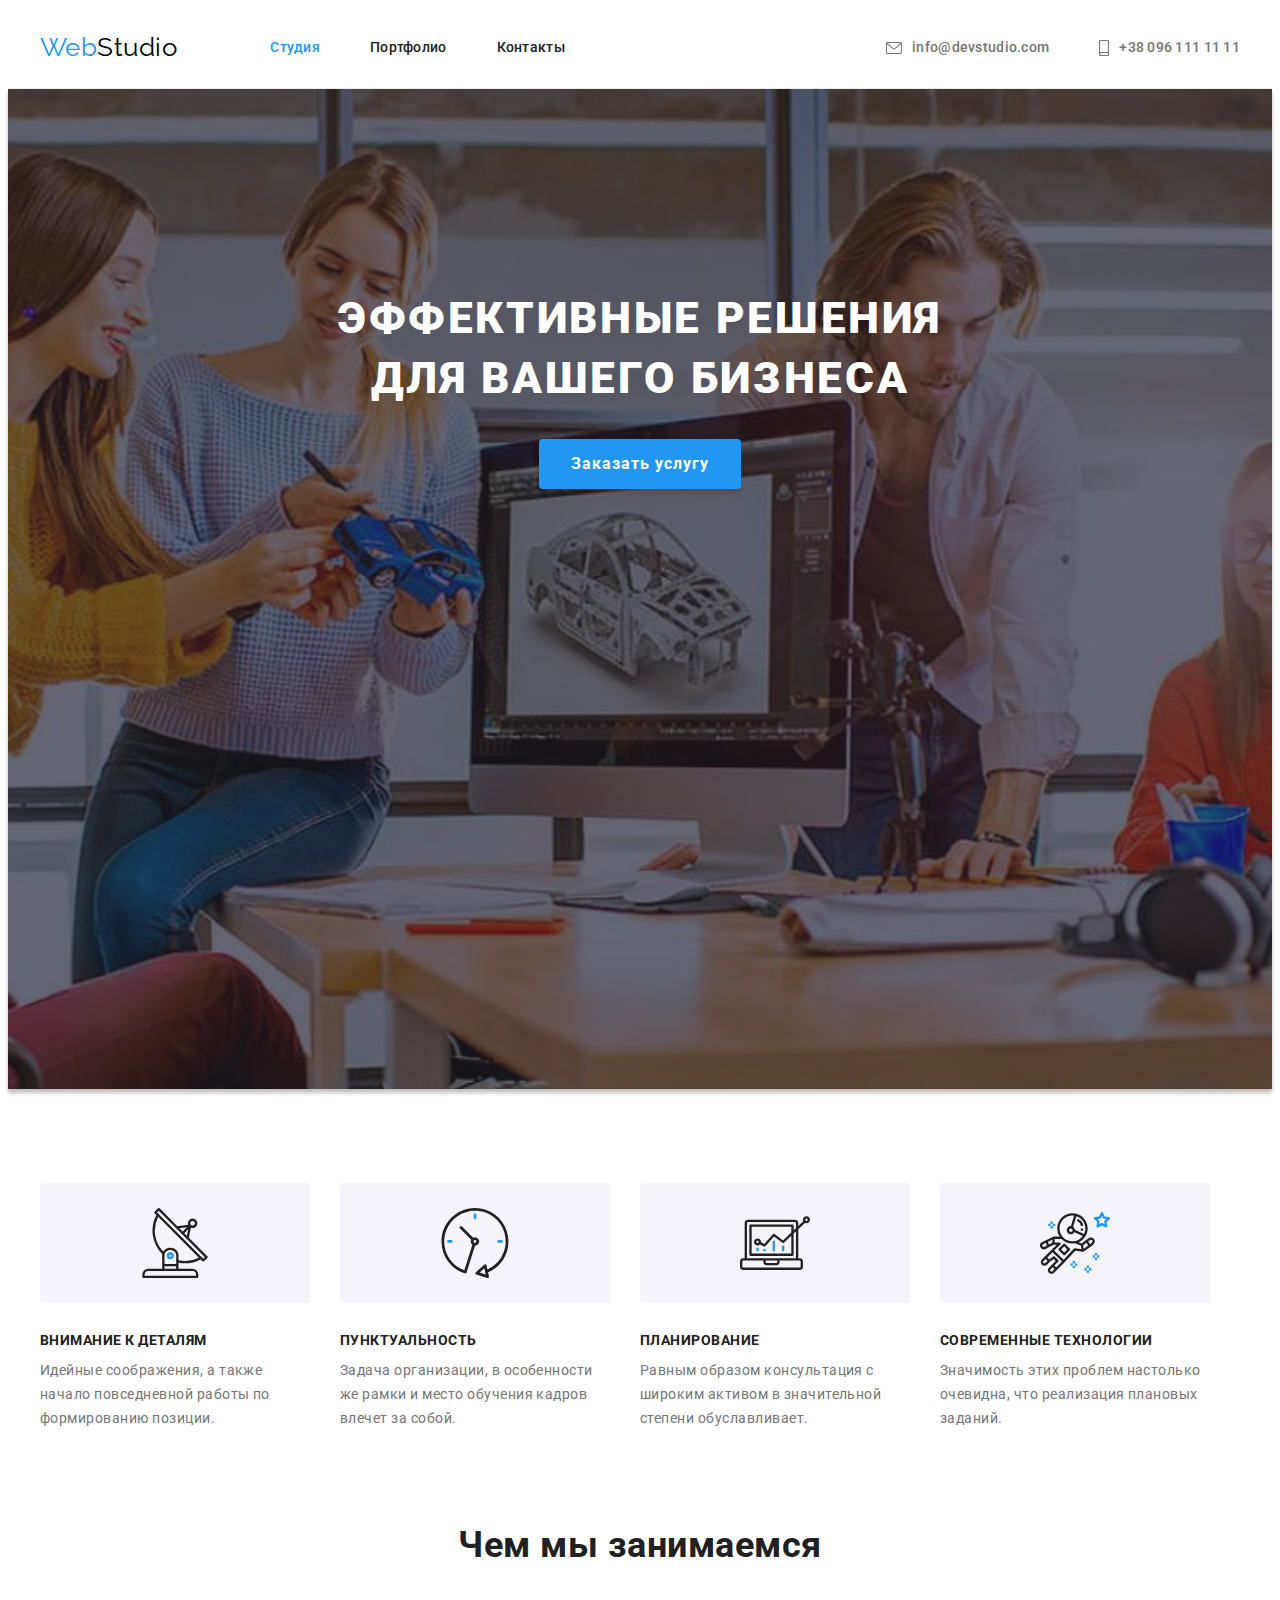
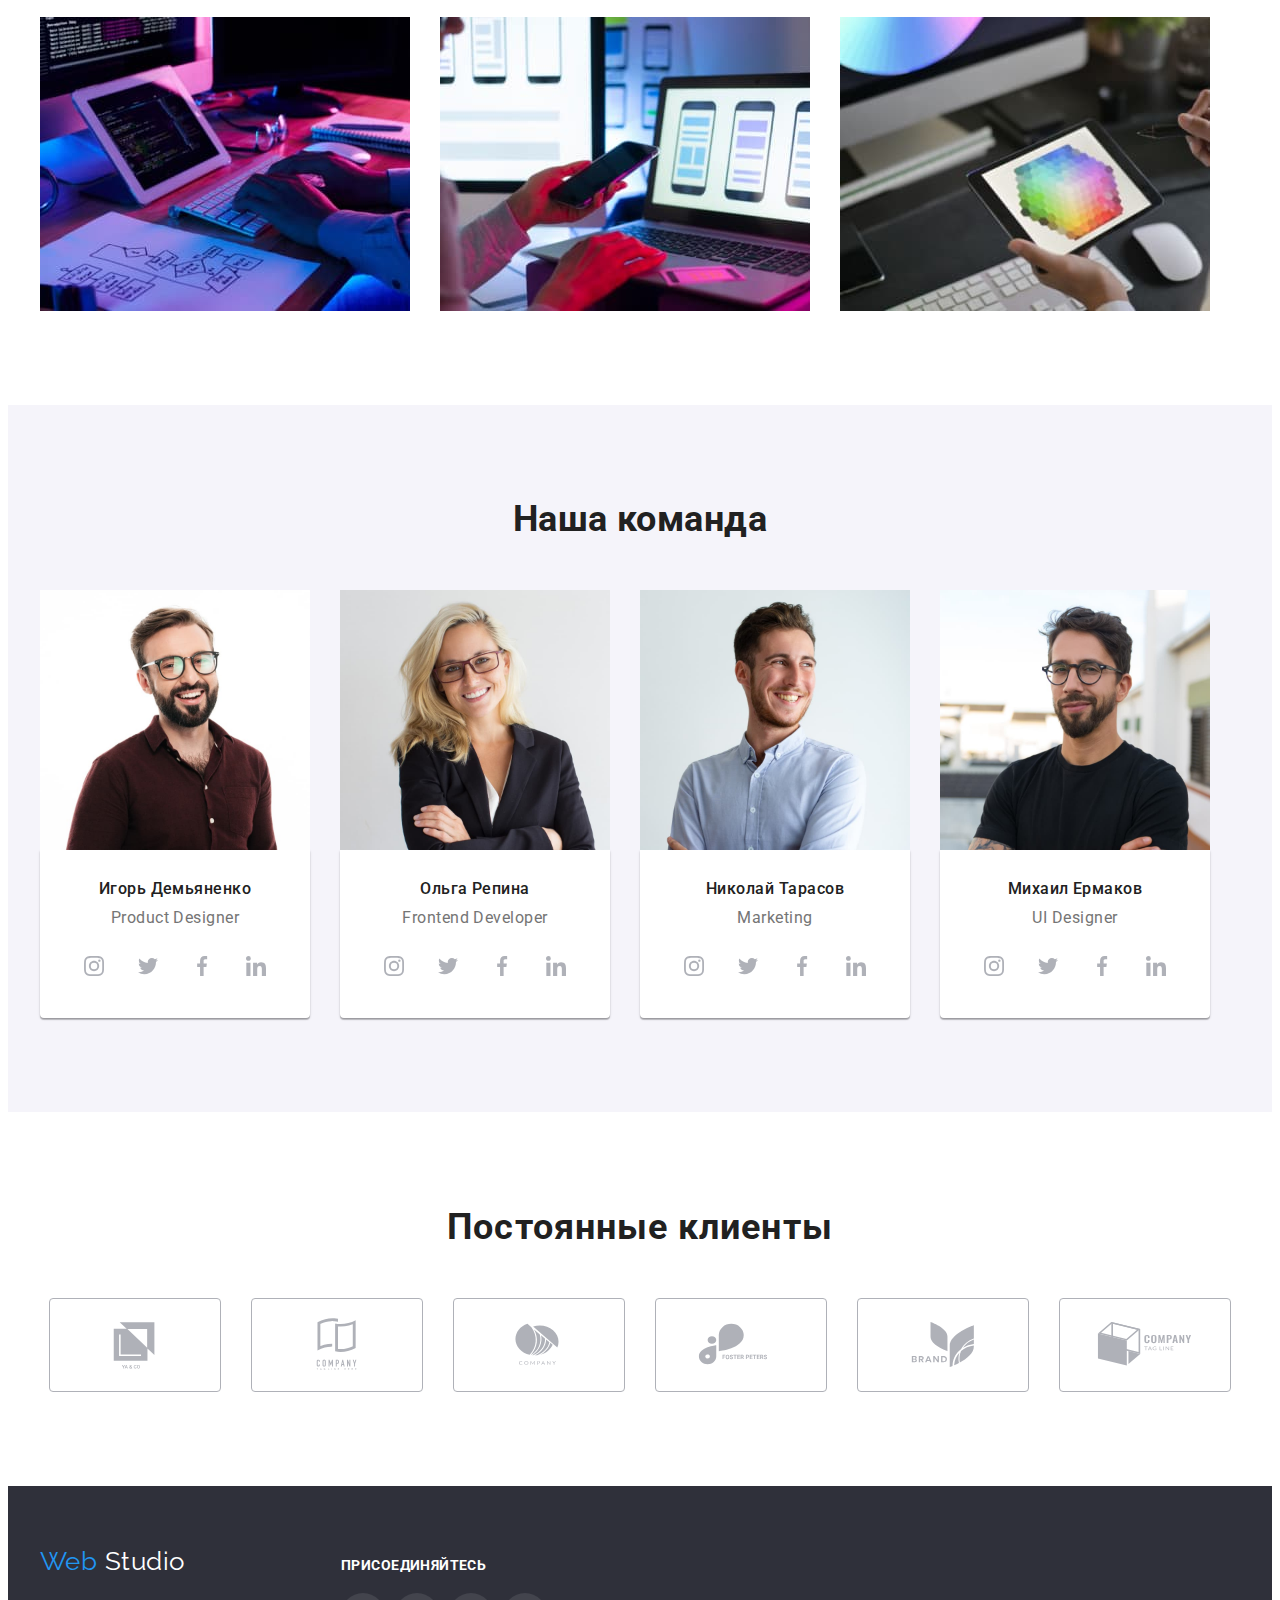
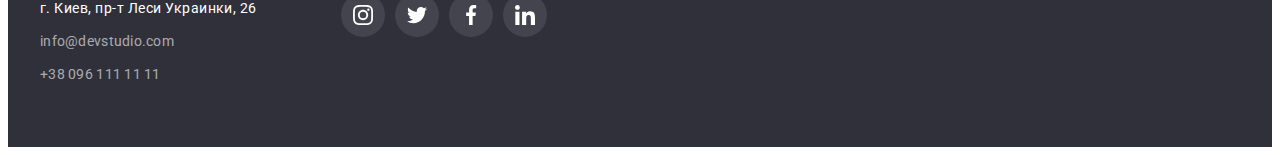
<file: index.html>
<!DOCTYPE html>
<html lang="ru">
  <head>
    <meta charset="UTF-8" />
    <meta http-equiv="X-UA-Compatible" content="IE=edge" />
    <meta name="viewport" content="width=device-width, initial-scale=1.0" />
    <link rel="preconnect" href="https://fonts.googleapis.com" />
    <link rel="preconnect" href="https://fonts.gstatic.com" crossorigin />
    <link
      href="https://fonts.googleapis.com/css2?family=Raleway:wght@700&family=Roboto:wght@400;500;700;900&display=swap"
      rel="stylesheet"
    />
    <link
      rel="stylesheet"
      href="https://cdnjs.cloudflare.com/ajax/libs/modern-normalize/1.1.0/modern-normalize.min.css"
      integrity="sha512-wpPYUAdjBVSE4KJnH1VR1HeZfpl1ub8YT/NKx4PuQ5NmX2tKuGu6U/JRp5y+Y8XG2tV+wKQpNHVUX03MfMFn9Q=="
      crossorigin="anonymous"
      referrerpolicy="no-referrer"
    />
    <link rel="stylesheet" href="./css/styles.css" />
    <title>Document</title>
  </head>

  <body>
    <!--Header section-->
    <header class="header">
      <div class="container header-container">
        <a class="logo" href="./index.html">Web<span class="logo-inner">Studio</span></a>
        <nav class="nav">
          <ul class="nav-list">
            <li class="nav-item">
              <a class="nav-link current" href="./index.html">Студия</a>
            </li>
            <li class="nav-item">
              <a class="nav-link" href="./portfolio.html">Портфолио</a>
            </li>
            <li class="nav-item">
              <a class="nav-link" href="">Контакты</a>
            </li>
          </ul>
        </nav>
        <ul class="header-list">
          <li class="header-item">
            <a class="header-mailto" href="mailto:info@devstudio.com">
              <svg class="icon-nav" width="16" height="12">
                <use href="./images/icons.svg#envelope"></use>
              </svg>
              info@devstudio.com
            </a>
          </li>
          <li class="header-item">
            <a class="header-phone" href="tel:+380961111111">
              <svg class="icon-nav" width="10" height="16">
                <use href="./images/icons.svg#smartphone"></use>
              </svg>
              +38 096 111 11 11
            </a>
          </li>
        </ul>
      </div>
    </header>
    <!--Main section-->
    <main>
      <!--Hero section-->
      <section class="hero section section-wrap overlay">
        <div class="container">
          <h1 class="hero-title">Эффективные решения для вашего бизнеса</h1>
          <button class="button-hero" type="button">Заказать услугу</button>
        </div>
      </section>
      <!--Offer section-->
      <section class="offer section">
        <div class="container">
          <h2 class="visually-hidden">Что мы предлагаем</h2>
          <ul class="offer-list">
            <li class="offer-item">
              <div class="offer-wrapper">
                <svg class="offer-icon" width="70" height="70">
                  <use href="./images/icons.svg#antenna"></use>
                </svg>
              </div>
              <h3 class="offer-title">Внимание к деталям</h3>
              <p class="offer-text">
                Идейные соображения, а также начало повседневной работы по формированию позиции.
              </p>
            </li>
            <li class="offer-item">
              <div class="offer-wrapper">
                <svg class="offer-icon" width="70" height="70">
                  <use href="./images/icons.svg#clock"></use>
                </svg>
              </div>
              <h3 class="offer-title">Пунктуальность</h3>
              <p class="offer-text">
                Задача организации, в особенности же рамки и место обучения кадров влечет за собой.
              </p>
            </li>
            <li class="offer-item">
              <div class="offer-wrapper">
                <svg class="offer-icon" width="70" height="70">
                  <use href="./images/icons.svg#diagram"></use>
                </svg>
              </div>
              <h3 class="offer-title">Планирование</h3>
              <p class="offer-text">
                Равным образом консультация с широким активом в значительной степени обуславливает.
              </p>
            </li>
            <li class="offer-item">
              <div class="offer-wrapper">
                <svg class="offer-icon" width="70" height="70">
                  <use href="./images/icons.svg#astronaut"></use>
                </svg>
              </div>
              <h3 class="offer-title">Современные технологии</h3>
              <p class="offer-text">
                Значимость этих проблем настолько очевидна, что реализация плановых заданий.
              </p>
            </li>
          </ul>
        </div>
      </section>
      <!--Doing section-->
      <section class="doing section">
        <div class="container section-top">
          <h2 class="doing-title">Чем мы занимаемся</h2>
          <ul class="doing-list card-set">
            <li class="doing-item">
              <img
                src="./images/doing/box1.jpg"
                alt="рабочее место программиста"
                width="370"
                height="294"
              />
            </li>
            <li class="doing-item">
              <img
                src="./images/doing/box2.jpg"
                alt="работа за ноутбуком"
                width="370"
                height="294"
              />
            </li>
            <li class="doing-item">
              <img
                src="./images/doing/box3.jpg"
                alt="графический планшет"
                width="370"
                height="294"
              />
            </li>
          </ul>
        </div>
      </section>
      <!--Team section-->
      <section class="team section">
        <div class="container">
          <h2 class="team-titel">Наша команда</h2>
          <ul class="team-list card-set">
            <li class="team-item">
              <img src="./images/team/img4.jpg" alt="Игорь Демьяненко" width="270" height="260" />
              <div class="team-wrapper">
                <h3 class="team-subtitel">Игорь Демьяненко</h3>
                <p class="team-text" lang="en">Product Designer</p>
                <ul class="socials list">
                  <li class="socials-item">
                    <a
                      class="socials-link"
                      href=""
                      target="_blank"
                      rel="noopener noreferrer"
                      aria-label="instagram"
                      ><svg class="socials-icon" width="20" height="20">
                        <use href="./images/icons.svg#instagram"></use>
                      </svg>
                    </a>
                  </li>
                  <li class="socials-item">
                    <a
                      class="socials-link"
                      href=""
                      target="_blank"
                      rel="noopener noreferrer"
                      aria-label="twitter"
                    >
                      <svg class="socials-icon" width="20" height="20">
                        <use href="./images/icons.svg#twitter"></use>
                      </svg>
                    </a>
                  </li>
                  <li class="socials-item">
                    <a
                      class="socials-link"
                      href=""
                      target="_blank"
                      rel="noopener noreferrer"
                      aria-label="facebook"
                      ><svg class="socials-icon" width="20" height="20">
                        <use href="./images/icons.svg#facebook"></use>
                      </svg>
                    </a>
                  </li>
                  <li class="socials-item">
                    <a
                      class="socials-link"
                      href=""
                      target="_blank"
                      rel="noopener noreferrer"
                      aria-label="linkedin"
                      ><svg class="socials-icon" width="20" height="20">
                        <use href="./images/icons.svg#linkedin"></use>
                      </svg>
                    </a>
                  </li>
                </ul>
              </div>
            </li>
            <li class="team-item">
              <img src="./images/team/img5.jpg" alt="Ольга Репина" width="270" height="260" />
              <div class="team-wrapper">
                <h3 class="team-subtitel">Ольга Репина</h3>
                <p class="team-text" lang="en">Frontend Developer</p>
                <ul class="socials list">
                  <li class="socials-item">
                    <a
                      class="socials-link"
                      href=""
                      target="_blank"
                      rel="noopener noreferrer"
                      aria-label="instagram"
                      ><svg class="socials-icon" width="20" height="20">
                        <use href="./images/icons.svg#instagram"></use>
                      </svg>
                    </a>
                  </li>
                  <li class="socials-item">
                    <a
                      class="socials-link"
                      href=""
                      target="_blank"
                      rel="noopener noreferrer"
                      aria-label="twitter"
                    >
                      <svg class="socials-icon" width="20" height="20">
                        <use href="./images/icons.svg#twitter"></use>
                      </svg>
                    </a>
                  </li>
                  <li class="socials-item">
                    <a
                      class="socials-link"
                      href=""
                      target="_blank"
                      rel="noopener noreferrer"
                      aria-label="facebook"
                      ><svg class="socials-icon" width="20" height="20">
                        <use href="./images/icons.svg#facebook"></use>
                      </svg>
                    </a>
                  </li>
                  <li class="socials-item">
                    <a
                      class="socials-link"
                      href=""
                      target="_blank"
                      rel="noopener noreferrer"
                      aria-label="linkedin"
                      ><svg class="socials-icon" width="20" height="20">
                        <use href="./images/icons.svg#linkedin"></use>
                      </svg>
                    </a>
                  </li>
                </ul>
              </div>
            </li>
            <li class="team-item">
              <img src="./images/team/img6.jpg" alt="Николай Тарасов" width="270" height="260" />
              <div class="team-wrapper">
                <h3 class="team-subtitel">Николай Тарасов</h3>
                <p class="team-text" lang="en">Marketing</p>
                <ul class="socials list">
                  <li class="socials-item">
                    <a
                      class="socials-link"
                      href=""
                      target="_blank"
                      rel="noopener noreferrer"
                      aria-label="instagram"
                      ><svg class="socials-icon" width="20" height="20">
                        <use href="./images/icons.svg#instagram"></use>
                      </svg>
                    </a>
                  </li>
                  <li class="socials-item">
                    <a
                      class="socials-link"
                      href=""
                      target="_blank"
                      rel="noopener noreferrer"
                      aria-label="twitter"
                    >
                      <svg class="socials-icon" width="20" height="20">
                        <use href="./images/icons.svg#twitter"></use>
                      </svg>
                    </a>
                  </li>
                  <li class="socials-item">
                    <a
                      class="socials-link"
                      href=""
                      target="_blank"
                      rel="noopener noreferrer"
                      aria-label="facebook"
                      ><svg class="socials-icon" width="20" height="20">
                        <use href="./images/icons.svg#facebook"></use>
                      </svg>
                    </a>
                  </li>
                  <li class="socials-item">
                    <a
                      class="socials-link"
                      href=""
                      target="_blank"
                      rel="noopener noreferrer"
                      aria-label="linkedin"
                      ><svg class="socials-icon" width="20" height="20">
                        <use href="./images/icons.svg#linkedin"></use>
                      </svg>
                    </a>
                  </li>
                </ul>
              </div>
            </li>
            <li class="team-item">
              <img src="./images/team/img7.jpg" alt="Михаил Ермаков" width="270" height="260" />
              <div class="team-wrapper">
                <h3 class="team-subtitel">Михаил Ермаков</h3>
                <p class="team-text" lang="en">UI Designer</p>
                <ul class="socials list">
                  <li class="socials-item">
                    <a
                      class="socials-link"
                      href=""
                      target="_blank"
                      rel="noopener noreferrer"
                      aria-label="instagram"
                      ><svg class="socials-icon" width="20" height="20">
                        <use href="./images/icons.svg#instagram"></use>
                      </svg>
                    </a>
                  </li>
                  <li class="socials-item">
                    <a
                      class="socials-link"
                      href=""
                      target="_blank"
                      rel="noopener noreferrer"
                      aria-label="twitter"
                    >
                      <svg class="socials-icon" width="20" height="20">
                        <use href="./images/icons.svg#twitter"></use>
                      </svg>
                    </a>
                  </li>
                  <li class="socials-item">
                    <a
                      class="socials-link"
                      href=""
                      target="_blank"
                      rel="noopener noreferrer"
                      aria-label="facebook"
                      ><svg class="socials-icon" width="20" height="20">
                        <use href="./images/icons.svg#facebook"></use>
                      </svg>
                    </a>
                  </li>
                  <li class="socials-item">
                    <a
                      class="socials-link"
                      href=""
                      target="_blank"
                      rel="noopener noreferrer"
                      aria-label="linkedin"
                      ><svg class="socials-icon" width="20" height="20">
                        <use href="./images/icons.svg#linkedin"></use>
                      </svg>
                    </a>
                  </li>
                </ul>
              </div>
            </li>
          </ul>
        </div>
      </section>
      <!--Clients setion-->
      <section class="clients section">
        <div class="container">
          <h2 class="clients-titel">Постоянные клиенты</h2>
          <ul class="clients list">
            <li class="clients-item">
              <a
                class="clients-link"
                href=""
                target="_blank"
                rel="noopener noreferrer"
                aria-label="логотип компании"
              >
                <svg class="clients-icon" width="106" height="60">
                  <use href="./images/icons.svg#logo1"></use>
                </svg>
              </a>
            </li>
            <li class="clients-item">
              <a
                class="clients-link"
                href=""
                target="_blank"
                rel="noopener noreferrer"
                aria-label="логотип компании"
              >
                <svg class="clients-icon" width="106" height="60">
                  <use href="./images/icons.svg#logo2"></use>
                </svg>
              </a>
            </li>
            <li class="clients-item">
              <a
                class="clients-link"
                href=""
                target="_blank"
                rel="noopener noreferrer"
                aria-label="логотип компании"
              >
                <svg class="clients-icon" width="106" height="60">
                  <use href="./images/icons.svg#logo3"></use>
                </svg>
              </a>
            </li>
            <li class="clients-item">
              <a
                class="clients-link"
                href=""
                target="_blank"
                rel="noopener noreferrer"
                aria-label="логотип компании"
              >
                <svg class="clients-icon" width="106" height="60">
                  <use href="./images/icons.svg#logo4"></use>
                </svg>
              </a>
            </li>
            <li class="clients-item">
              <a
                class="clients-link"
                href=""
                target="_blank"
                rel="noopener noreferrer"
                aria-label="логотип компании"
              >
                <svg class="clients-icon" width="106" height="60">
                  <use href="./images/icons.svg#logo5"></use>
                </svg>
              </a>
            </li>
            <li class="clients-item">
              <a
                class="clients-link"
                href=""
                target="_blank"
                rel="noopener noreferrer"
                aria-label="логотип компании"
              >
                <svg class="clients-icon" width="106" height="60">
                  <use href="./images/icons.svg#logo6"></use>
                </svg>
              </a>
            </li>
          </ul>
        </div>
      </section>
    </main>
    <!--Footer section-->
    <footer class="footer footer-section">
      <div class="container footer-box">
        <div class="footer-col">
          <a class="footer-logo" href="./index.html"
            >Web <span class="footer-logo-inner">Studio</span>
          </a>
          <address class="address">г. Киев, пр-т Леси Украинки, 26</address>
          <ul class="footer-list">
            <li class="footer-item">
              <a class="footer-mailto" href="mailto:info@devstudio.com">info@devstudio.com</a>
            </li>
            <li class="footer-item">
              <a class="footer-phone" href="tel:+380961111111">+38 096 111 11 11</a>
            </li>
          </ul>
        </div>
        <div class="footer-wrapper">
          <h2 class="footer-titel">присоединяйтесь</h2>
          <ul class="footer-socials list">
            <li class="footer-socials-item">
              <a
                class="footer-socials-link"
                href=""
                target="_blank"
                rel="noopener noreferrer"
                aria-label="instagram"
              >
                <svg class="footer-socials-icon" width="20" height="20">
                  <use href="./images/icons.svg#instagram"></use>
                </svg>
              </a>
            </li>
            <li class="footer-socials-item">
              <a
                class="footer-socials-link"
                href=""
                target="_blank"
                rel="noopener noreferrer"
                aria-label="twitter"
              >
                <svg class="footer-socials-icon" width="20" height="20">
                  <use href="./images/icons.svg#twitter"></use>
                </svg>
              </a>
            </li>
            <li class="footer-socials-item">
              <a
                class="footer-socials-link"
                href=""
                target="_blank"
                rel="noopener noreferrer"
                aria-label="facebook"
              >
                <svg class="footer-socials-icon" width="20" height="20">
                  <use href="./images/icons.svg#facebook"></use>
                </svg>
              </a>
            </li>
            <li class="footer-socials-item">
              <a
                class="footer-socials-link"
                href=""
                target="_blank"
                rel="noopener noreferrer"
                aria-label="linkedin"
              >
                <svg class="footer-socials-icon" width="20" height="20">
                  <use href="./images/icons.svg#linkedin"></use>
                </svg>
              </a>
            </li>
          </ul>
        </div>
      </div>
    </footer>
  </body>
</html>
</file>
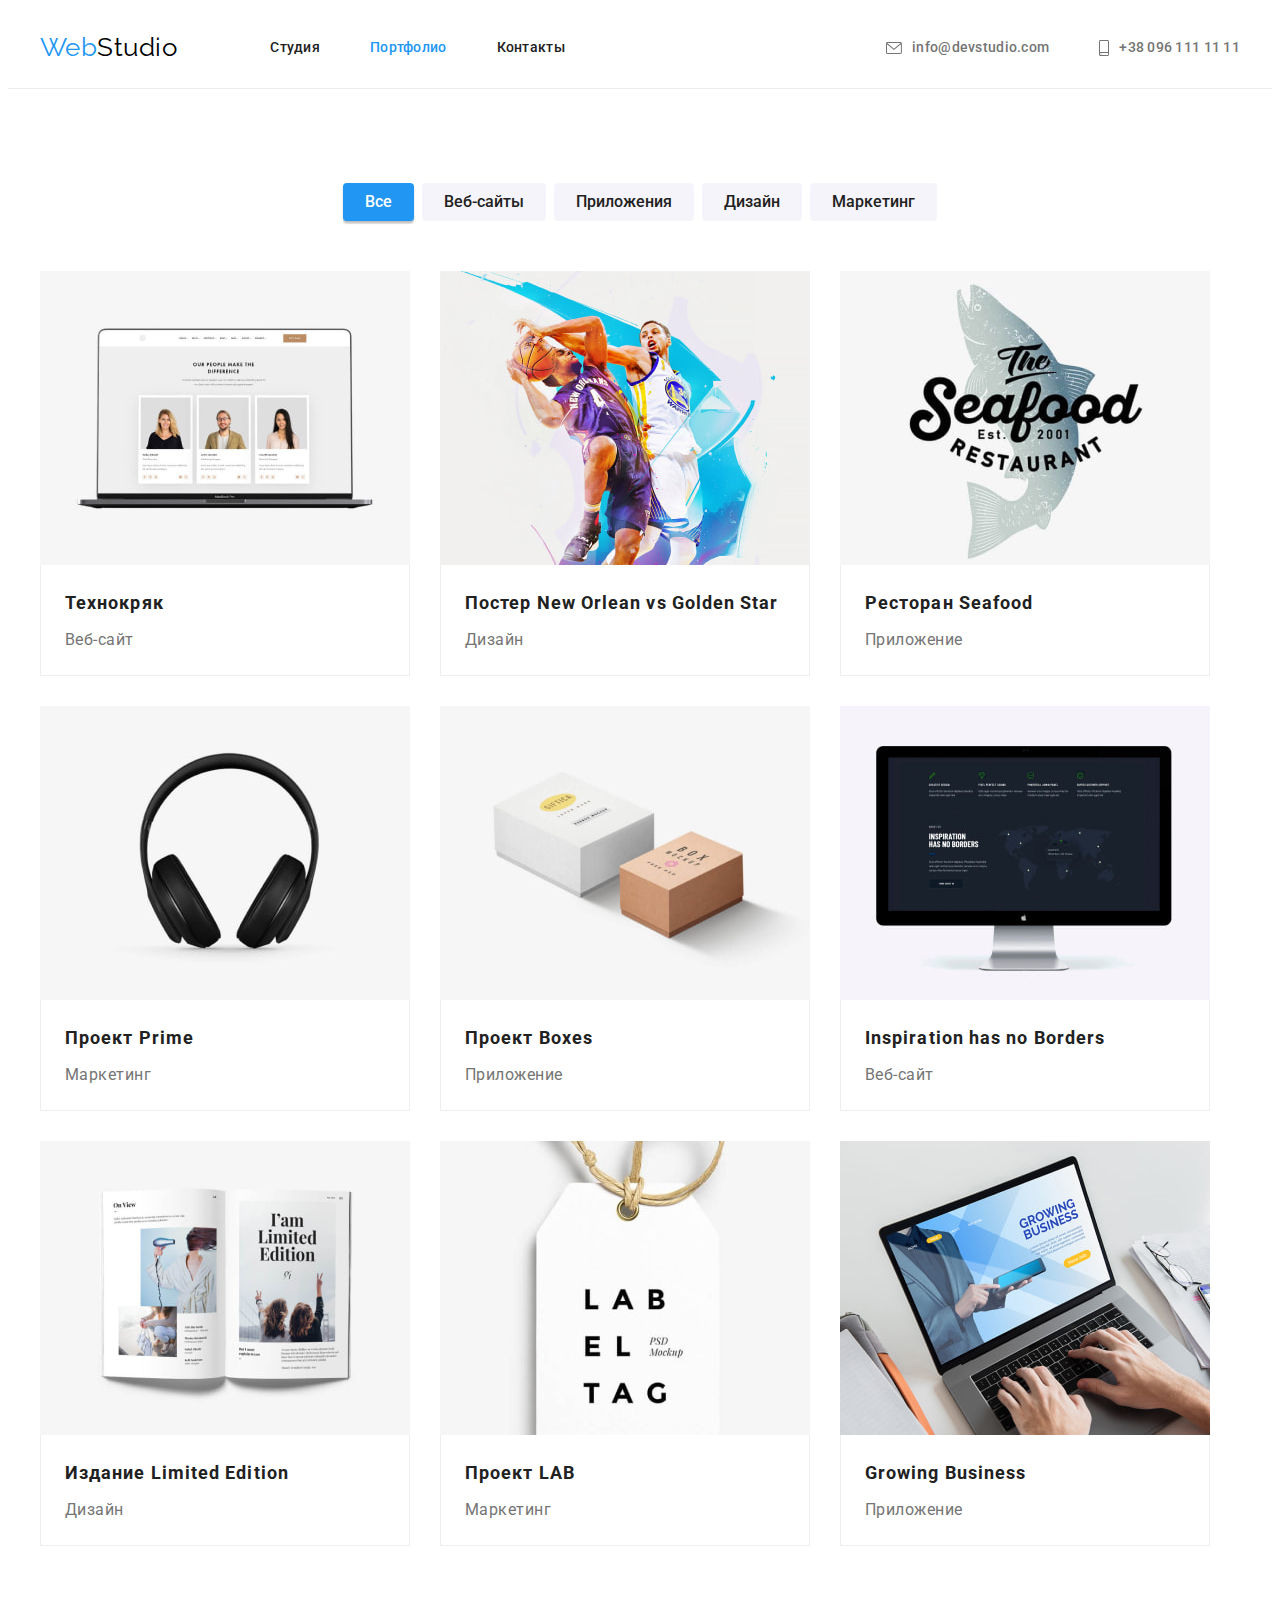
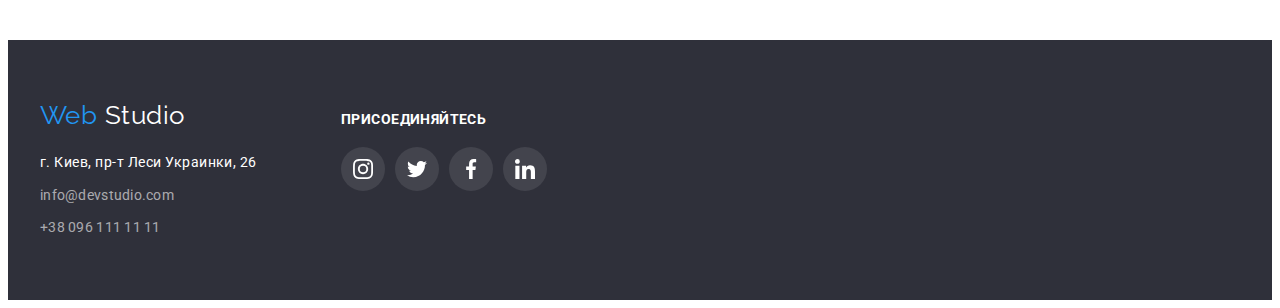
<file: portfolio.html>
<!DOCTYPE html>
<html lang="ru">
  <head>
    <meta charset="UTF-8" />
    <meta http-equiv="X-UA-Compatible" content="IE=edge" />
    <meta name="viewport" content="width=device-width, initial-scale=1.0" />
    <link rel="preconnect" href="https://fonts.googleapis.com" />
    <link rel="preconnect" href="https://fonts.gstatic.com" crossorigin />
    <link
      href="https://fonts.googleapis.com/css2?family=Raleway:wght@700&family=Roboto:wght@400;500;700;900&display=swap"
      rel="stylesheet"
    />
    <link
      rel="stylesheet"
      href="https://cdnjs.cloudflare.com/ajax/libs/modern-normalize/1.1.0/modern-normalize.min.css"
      integrity="sha512-wpPYUAdjBVSE4KJnH1VR1HeZfpl1ub8YT/NKx4PuQ5NmX2tKuGu6U/JRp5y+Y8XG2tV+wKQpNHVUX03MfMFn9Q=="
      crossorigin="anonymous"
      referrerpolicy="no-referrer"
    />
    <link rel="stylesheet" href="./css/styles.css" />
    <title>Document</title>
  </head>
  <body>
    <!--Header section-->
    <header class="header">
      <div class="container header-container">
        <a class="logo" href="./index.html">Web<span class="logo-inner">Studio</span></a>
        <nav class="nav">
          <ul class="nav-list">
            <li class="nav-item">
              <a class="nav-link" href="./index.html">Студия</a>
            </li>
            <li class="nav-item">
              <a class="nav-link current" href="./portfolio.html">Портфолио</a>
            </li>
            <li class="nav-item">
              <a class="nav-link" href="">Контакты</a>
            </li>
          </ul>
        </nav>
        <ul class="header-list">
          <li class="header-item">
            <a class="header-mailto" href="mailto:info@devstudio.com">
              <svg class="icon-nav" width="16" height="12">
                <use href="./images/icons.svg#envelope"></use>
              </svg>
              info@devstudio.com
            </a>
          </li>
          <li class="header-item">
            <a class="header-phone" href="tel:+380961111111">
              <svg class="icon-nav" width="10" height="16">
                <use href="./images/icons.svg#smartphone"></use>
              </svg>
              +38 096 111 11 11
            </a>
          </li>
        </ul>
      </div>
    </header>
    <!--Main section-->
    <main>
      <!--Portfolio section-->
      <section class="portfolio section">
        <div class="container">
          <h1 class="visually-hidden">Кнопки</h1>
          <ul class="button-list">
            <li class="button-item">
              <button class="button-portfolio current" type="button">Все</button>
            </li>
            <li class="button-item">
              <button class="button-portfolio" type="button">Веб-сайты</button>
            </li>
            <li class="button-item">
              <button class="button-portfolio" type="button">Приложения</button>
            </li>
            <li class="button-item">
              <button class="button-portfolio" type="button">Дизайн</button>
            </li>
            <li class="button-item">
              <button class="button-portfolio" type="button">Маркетинг</button>
            </li>
          </ul>
          <h2 class="visually-hidden">Портфолио</h2>
          <ul class="portfolio-list card-set">
            <li class="portfolio-item">
              <img src="./images/portfolio/img1.jpg" alt="Ноутбук" width="370" height="294" />
              <div class="portfolio-wrapper">
                <h3 class="portfolio-titel">Технокряк</h3>
                <p class="portfolio-text">Веб-сайт</p>
              </div>
            </li>
            <li class="portfolio-item">
              <img src="./images/portfolio/img2.jpg" alt="Баскетбол" width="370" height="294" />
              <div class="portfolio-wrapper">
                <h3 class="portfolio-titel">Постер New Orlean vs Golden Star</h3>
                <p class="portfolio-text">Дизайн</p>
              </div>
            </li>
            <li class="portfolio-item">
              <img src="./images/portfolio/img3.jpg" alt="Рыба" width="370" height="294" />
              <div class="portfolio-wrapper">
                <h3 class="portfolio-titel">Ресторан Seafood</h3>
                <p class="portfolio-text">Приложение</p>
              </div>
            </li>
            <li class="portfolio-item">
              <img src="./images/portfolio/img4.jpg" alt="Наушники" width="370" height="294" />
              <div class="portfolio-wrapper">
                <h3 class="portfolio-titel">Проект Prime</h3>
                <p class="portfolio-text">Маркетинг</p>
              </div>
            </li>
            <li class="portfolio-item">
              <img src="./images/portfolio/img5.jpg" alt="Две коробки" width="370" height="294" />
              <div class="portfolio-wrapper">
                <h3 class="portfolio-titel">Проект Boxes</h3>
                <p class="portfolio-text">Приложение</p>
              </div>
            </li>
            <li class="portfolio-item">
              <img src="./images/portfolio/img6.jpg" alt="Монитор" width="370" height="294" />
              <div class="portfolio-wrapper">
                <h3 class="portfolio-titel">Inspiration has no Borders</h3>
                <p class="portfolio-text">Веб-сайт</p>
              </div>
            </li>
            <li class="portfolio-item">
              <img src="./images/portfolio/img7.jpg" alt="Книга" width="370" height="294" />
              <div class="portfolio-wrapper">
                <h3 class="portfolio-titel">Издание Limited Edition</h3>
                <p class="portfolio-text">Дизайн</p>
              </div>
            </li>
            <li class="portfolio-item">
              <img src="./images/portfolio/img8.jpg" alt="Ярлык" width="370" height="294" />
              <div class="portfolio-wrapper">
                <h3 class="portfolio-titel">Проект LAB</h3>
                <p class="portfolio-text">Маркетинг</p>
              </div>
            </li>
            <li class="portfolio-item">
              <img
                src="./images/portfolio/img9.jpg"
                alt="Работа за ноутбуком"
                width="370"
                height="294"
              />
              <div class="portfolio-wrapper">
                <h3 class="portfolio-titel">Growing Business</h3>
                <p class="portfolio-text">Приложение</p>
              </div>
            </li>
          </ul>
        </div>
      </section>
    </main>
    <!--Footer section-->
    <footer class="footer footer-section">
      <div class="container footer-box">
        <div class="footer-col">
          <a class="footer-logo" href="./index.html"
            >Web <span class="footer-logo-inner">Studio</span>
          </a>
          <address class="address">г. Киев, пр-т Леси Украинки, 26</address>
          <ul class="footer-list">
            <li class="footer-item">
              <a class="footer-mailto" href="mailto:info@devstudio.com">info@devstudio.com</a>
            </li>
            <li class="footer-item">
              <a class="footer-phone" href="tel:+380961111111">+38 096 111 11 11</a>
            </li>
          </ul>
        </div>
        <div class="footer-wrapper">
          <h2 class="footer-titel">присоединяйтесь</h2>
          <ul class="footer-socials list">
            <li class="footer-socials-item">
              <a
                class="footer-socials-link"
                href=""
                target="_blank"
                rel="noopener noreferrer"
                aria-label="instagram"
              >
                <svg class="footer-socials-icon" width="20" height="20">
                  <use href="./images/icons.svg#instagram"></use>
                </svg>
              </a>
            </li>
            <li class="footer-socials-item">
              <a
                class="footer-socials-link"
                href=""
                target="_blank"
                rel="noopener noreferrer"
                aria-label="twitter"
              >
                <svg class="footer-socials-icon" width="20" height="20">
                  <use href="./images/icons.svg#twitter"></use>
                </svg>
              </a>
            </li>
            <li class="footer-socials-item">
              <a
                class="footer-socials-link"
                href=""
                target="_blank"
                rel="noopener noreferrer"
                aria-label="facebook"
              >
                <svg class="footer-socials-icon" width="20" height="20">
                  <use href="./images/icons.svg#facebook"></use>
                </svg>
              </a>
            </li>
            <li class="footer-socials-item">
              <a
                class="footer-socials-link"
                href=""
                target="_blank"
                rel="noopener noreferrer"
                aria-label="linkedin"
              >
                <svg class="footer-socials-icon" width="20" height="20">
                  <use href="./images/icons.svg#linkedin"></use>
                </svg>
              </a>
            </li>
          </ul>
        </div>
      </div>
    </footer>
  </body>
</html>
</file>
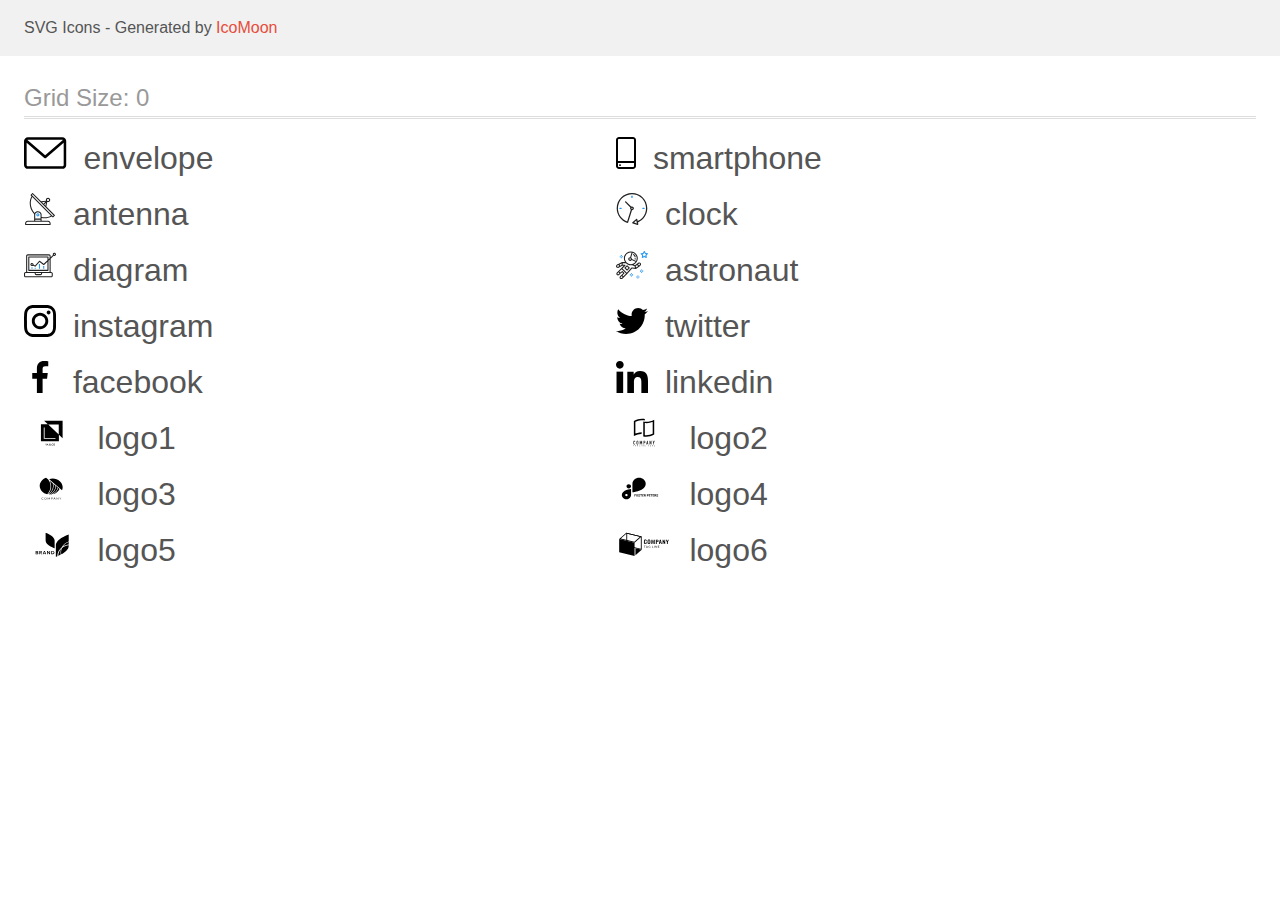
<file: images/icons/icomoon/demo.html>
<!doctype html>
<html>
<head>
    <title>IcoMoon - SVG Icons</title>
    <meta charset="utf-8">
    <meta name="viewport" content="width=device-width, initial-scale=1">
    <link rel="stylesheet" href="demo-files/demo.css">
    <link rel="stylesheet" href="style.css">
</head>
<body>
<svg aria-hidden="true" style="position: absolute; width: 0; height: 0; overflow: hidden;" version="1.1" xmlns="http://www.w3.org/2000/svg" xmlns:xlink="http://www.w3.org/1999/xlink">
<defs>
<symbol id="envelope" viewBox="0 0 43 32">
<path d="M38.667 0h-34.667c-2.206 0-4 1.794-4 4v24c0 2.206 1.794 4 4 4h34.667c2.206 0 4-1.794 4-4v-24c0-2.206-1.794-4-4-4zM38.667 2.667c0.181 0 0.353 0.038 0.511 0.103l-17.844 15.466-17.844-15.466c0.158-0.066 0.33-0.103 0.511-0.103h34.667zM38.667 29.333h-34.667c-0.736 0-1.333-0.598-1.333-1.333v-22.413l17.793 15.421c0.251 0.217 0.563 0.326 0.874 0.326s0.622-0.108 0.874-0.326l17.793-15.421v22.413c0 0.736-0.598 1.333-1.333 1.333z"></path>
</symbol>
<symbol id="smartphone" viewBox="0 0 20 32">
<path d="M17 0h-14c-1.654 0-3 1.346-3 3v26c0 1.654 1.346 3 3 3h14c1.654 0 3-1.346 3-3v-26c0-1.654-1.346-3-3-3zM3 2h14c0.552 0 1 0.448 1 1v21h-16v-21c0-0.552 0.448-1 1-1zM17 30h-14c-0.552 0-1-0.448-1-1v-3h16v3c0 0.552-0.448 1-1 1z"></path>
<path d="M4.707 27.478c0.391 0.365 0.391 0.956 0 1.321s-1.024 0.365-1.414 0c-0.391-0.365-0.391-0.956 0-1.321s1.024-0.365 1.414 0z"></path>
</symbol>
<symbol id="antenna" viewBox="0 0 32 32">
<path fill="#212121" style="fill: var(--color1, #212121)" d="M30.773 22.098l-8.443-8.505 0.937-4.615c0.242 0.094 0.499 0.144 0.758 0.146h0.006c1.192 0.014 2.17-0.941 2.184-2.133s-0.941-2.17-2.133-2.184c-1.192-0.014-2.17 0.941-2.184 2.133-0.003 0.255 0.039 0.509 0.125 0.749l-4.96 0.605-8.091-8.133c-0.099-0.101-0.235-0.159-0.377-0.16-0.14 0.001-0.274 0.056-0.373 0.155l-1.513 1.504c-0.208 0.208-0.208 0.546 0 0.754l0.814 0.826c-3.153 5.798-2.129 12.978 2.519 17.663 0.043 0.041 0.092 0.074 0.146 0.098-0.034 0.18-0.051 0.364-0.052 0.547v6.187h-6.4c-1.472 0.002-2.665 1.195-2.667 2.667v1.067c0 0.295 0.239 0.533 0.533 0.533h24.533c0.295 0 0.533-0.239 0.533-0.533v-1.067c-0.002-1.472-1.195-2.665-2.667-2.667h-6.4v-2.742c1.003 0.21 2.024 0.317 3.049 0.32 2.458-0.003 4.877-0.615 7.040-1.783l0.818 0.823c0.099 0.101 0.235 0.159 0.377 0.16 0.14-0.001 0.274-0.056 0.373-0.155l1.513-1.504c0.208-0.208 0.208-0.546 0-0.754zM23.28 6.233c0.418-0.415 1.093-0.414 1.508 0.004s0.414 1.093-0.004 1.508c-0.2 0.199-0.47 0.31-0.752 0.31h-0.003c-0.589-0.003-1.064-0.483-1.061-1.072 0.002-0.282 0.115-0.552 0.314-0.751h-0.002zM22.024 9.738l-0.598 2.946-1.175-1.182 1.774-1.763zM21.419 8.836l-1.92 1.909-1.485-1.493 3.405-0.415zM24.004 28.8c0.884 0 1.6 0.716 1.6 1.6v0.533h-23.467v-0.533c0-0.884 0.716-1.6 1.6-1.6h20.267zM16.537 26.667v1.067h-5.333v-1.067h5.333zM11.204 25.6v-4.053c0-1.294 1.196-2.347 2.667-2.347s2.667 1.053 2.667 2.347v4.053h-5.333zM17.604 23.904v-2.357c0-1.882-1.675-3.413-3.733-3.413-1.331-0.020-2.576 0.657-3.281 1.786-4.058-4.274-4.971-10.645-2.279-15.887l18.602 18.708c-2.872 1.461-6.165 1.873-9.309 1.163zM28.893 23.22l-21.057-21.181 0.755-0.752 7.935 7.98c0.004 0 0.006 0.007 0.010 0.010l13.115 13.191-0.757 0.752z"></path>
<path fill="#2196f3" style="fill: var(--color2, #2196f3)" d="M13.876 20.267h-0.005c-0.884-0.001-1.601 0.714-1.602 1.598s0.714 1.601 1.598 1.602h0.005c0.884 0.001 1.601-0.714 1.602-1.598s-0.714-1.601-1.598-1.602zM14.249 22.245c-0.1 0.1-0.236 0.156-0.378 0.155-0.295-0.002-0.532-0.242-0.531-0.536 0.001-0.141 0.057-0.276 0.157-0.375s0.233-0.154 0.373-0.155c0.295 0.002 0.532 0.241 0.53 0.536-0.001 0.141-0.057 0.276-0.157 0.375h0.005z"></path>
</symbol>
<symbol id="clock" viewBox="0 0 32 32">
<path fill="#212121" style="fill: var(--color1, #212121)" d="M31.297 15.301c-0.002-8.452-6.855-15.303-15.308-15.301s-15.303 6.855-15.301 15.308c0.001 6.658 4.307 12.551 10.649 14.576 0.061 0.019 0.124 0.029 0.187 0.029 0.121-0 0.239-0.032 0.342-0.094 0.135-0.080 0.236-0.207 0.283-0.356l3.865-12.25c1.057-0.005 1.909-0.866 1.903-1.923s-0.866-1.909-1.923-1.903c-0.284 0.001-0.565 0.067-0.82 0.191l-5.106-5.107c-0.253-0.245-0.657-0.238-0.902 0.016-0.239 0.247-0.239 0.639 0 0.886l5.103 5.109c-0.392 0.799-0.168 1.764 0.536 2.309l-3.683 11.673c-7.278-2.681-11.004-10.754-8.323-18.032s10.754-11.004 18.032-8.323 11.004 10.754 8.323 18.032c-1.31 3.556-4.001 6.431-7.462 7.973l-0.398-1.874c-0.073-0.344-0.411-0.565-0.756-0.492-0.109 0.023-0.209 0.074-0.292 0.148l-3.837 3.426c-0.263 0.234-0.287 0.637-0.052 0.9 0.076 0.085 0.174 0.149 0.283 0.184l4.899 1.563c0.335 0.108 0.694-0.077 0.802-0.412 0.034-0.106 0.040-0.219 0.017-0.328l-0.391-1.839c5.664-2.388 9.342-7.942 9.329-14.089zM15.992 14.664c0.352 0 0.638 0.286 0.638 0.638s-0.286 0.638-0.638 0.638c-0.352 0-0.638-0.285-0.638-0.638s0.285-0.638 0.638-0.638zM18.093 29.528l2.184-1.948 0.603 2.84-2.787-0.892z"></path>
<path fill="#2196f3" style="fill: var(--color2, #2196f3)" d="M15.354 3.185v1.275c0 0.352 0.285 0.638 0.638 0.638s0.638-0.285 0.638-0.638v-1.275c0-0.352-0.286-0.638-0.638-0.638s-0.638 0.286-0.638 0.638z"></path>
<path fill="#2196f3" style="fill: var(--color2, #2196f3)" d="M3.876 14.664c-0.352 0-0.638 0.286-0.638 0.638s0.285 0.638 0.638 0.638h1.275c0.352 0 0.638-0.285 0.638-0.638s-0.285-0.638-0.638-0.638h-1.275z"></path>
<path fill="#2196f3" style="fill: var(--color2, #2196f3)" d="M28.108 15.939c0.352 0 0.638-0.285 0.638-0.638s-0.285-0.638-0.638-0.638h-1.275c-0.352 0-0.638 0.286-0.638 0.638s0.286 0.638 0.638 0.638h1.275z"></path>
</symbol>
<symbol id="diagram" viewBox="0 0 32 32">
<path fill="#2196f3" style="fill: var(--color2, #2196f3)" d="M14.926 14.965h1.066v4.798h-1.066v-4.797z"></path>
<path fill="#2196f3" style="fill: var(--color2, #2196f3)" d="M19.19 17.097h1.066v2.665h-1.066v-2.665z"></path>
<path fill="#2196f3" style="fill: var(--color2, #2196f3)" d="M10.661 18.696h1.066v1.066h-1.066v-1.066z"></path>
<path fill="#2196f3" style="fill: var(--color2, #2196f3)" d="M7.463 18.163h1.066v1.599h-1.066v-1.599z"></path>
<path fill="#212121" style="fill: var(--color1, #212121)" d="M1.599 28.291h25.587c0.883 0 1.599-0.716 1.599-1.599v-2.132c0-0.883-0.716-1.599-1.599-1.599h-0.533v-13.293l3.028-2.868c0.703 0.346 1.553 0.136 2.013-0.499s0.396-1.508-0.152-2.068-1.42-0.644-2.065-0.198c-0.644 0.446-0.873 1.292-0.542 2.002l-2.281 2.163v-1.23c0-0.883-0.716-1.599-1.599-1.599h-21.322c-0.883 0-1.599 0.716-1.599 1.599v15.992h-0.533c-0.883 0-1.599 0.716-1.599 1.599v2.132c0 0.883 0.716 1.599 1.599 1.599zM30.384 4.837c0.294 0 0.533 0.239 0.533 0.533s-0.239 0.533-0.533 0.533c-0.294 0-0.533-0.239-0.533-0.533s0.239-0.533 0.533-0.533zM3.198 6.969c0-0.294 0.239-0.533 0.533-0.533h21.322c0.294 0 0.533 0.239 0.533 0.533v2.239l-1.066 1.013v-2.186c0-0.294-0.239-0.533-0.533-0.533h-19.19c-0.294 0-0.533 0.239-0.533 0.533v13.326c0 0.294 0.239 0.533 0.533 0.533h19.19c0.294 0 0.533-0.239 0.533-0.533v-9.674l1.066-1.010v12.284h-22.388v-15.992zM7.996 13.899c-0.721-0.002-1.354 0.478-1.546 1.174s0.105 1.433 0.725 1.801c0.62 0.368 1.41 0.276 1.928-0.226l1.853 0.93c0.215 0.108 0.476 0.057 0.636-0.123l3.939-4.431 3.872 2.901c0.208 0.156 0.498 0.139 0.686-0.039l3.365-3.188v8.131h-18.124v-12.26h18.124v2.66l-3.771 3.572-3.904-2.927c-0.222-0.166-0.534-0.135-0.718 0.072l-3.993 4.493-1.493-0.746c0.011-0.064 0.018-0.129 0.020-0.193 0-0.883-0.716-1.599-1.599-1.599zM8.529 15.498c0 0.294-0.239 0.533-0.533 0.533s-0.533-0.239-0.533-0.533c0-0.294 0.239-0.533 0.533-0.533s0.533 0.239 0.533 0.533zM11.727 24.027h5.331v0.533c0 0.294-0.239 0.533-0.533 0.533h-4.264c-0.294 0-0.533-0.239-0.533-0.533v-0.533zM1.066 24.56c0-0.294 0.239-0.533 0.533-0.533h9.062v0.533c0 0.883 0.716 1.599 1.599 1.599h4.264c0.883 0 1.599-0.716 1.599-1.599v-0.533h9.062c0.294 0 0.533 0.239 0.533 0.533v2.132c0 0.294-0.239 0.533-0.533 0.533h-25.587c-0.294 0-0.533-0.239-0.533-0.533v-2.132z"></path>
</symbol>
<symbol id="astronaut" viewBox="0 0 32 32">
<path fill="#2196f3" style="fill: var(--color2, #2196f3)" d="M31.974 4.524c-0.063-0.193-0.229-0.333-0.43-0.363l-1.91-0.278-0.855-1.731c-0.179-0.365-0.777-0.365-0.956 0l-0.855 1.731-1.91 0.278c-0.201 0.029-0.367 0.17-0.431 0.363-0.062 0.193-0.011 0.405 0.135 0.547l1.383 1.348-0.326 1.903c-0.034 0.2 0.048 0.402 0.212 0.522 0.166 0.121 0.382 0.135 0.562 0.040l1.709-0.899 1.709 0.899c0.078 0.041 0.164 0.061 0.249 0.061 0.11 0 0.221-0.034 0.314-0.102 0.164-0.119 0.246-0.322 0.212-0.522l-0.326-1.903 1.383-1.348c0.145-0.142 0.197-0.354 0.135-0.547zM29.511 5.851c-0.125 0.122-0.183 0.299-0.153 0.472l0.191 1.114-1-0.526c-0.078-0.041-0.163-0.061-0.249-0.061s-0.17 0.020-0.249 0.061l-1.001 0.526 0.191-1.114c0.030-0.173-0.028-0.349-0.153-0.472l-0.81-0.789 1.119-0.163c0.174-0.025 0.324-0.134 0.402-0.292l0.5-1.013 0.5 1.013c0.078 0.157 0.228 0.267 0.402 0.292l1.119 0.163-0.809 0.789z"></path>
<path fill="#2196f3" style="fill: var(--color2, #2196f3)" d="M26.134 20.522h-1.067v1.067h1.067v-1.067z"></path>
<path fill="#2196f3" style="fill: var(--color2, #2196f3)" d="M26.134 22.656h-1.067v1.067h1.067v-1.067z"></path>
<path fill="#2196f3" style="fill: var(--color2, #2196f3)" d="M27.2 21.589h-1.067v1.067h1.067v-1.067z"></path>
<path fill="#2196f3" style="fill: var(--color2, #2196f3)" d="M25.067 21.589h-1.067v1.067h1.067v-1.067z"></path>
<path fill="#2196f3" style="fill: var(--color2, #2196f3)" d="M22.4 26.389h-1.067v1.067h1.067v-1.067z"></path>
<path fill="#2196f3" style="fill: var(--color2, #2196f3)" d="M22.4 28.522h-1.067v1.067h1.067v-1.067z"></path>
<path fill="#2196f3" style="fill: var(--color2, #2196f3)" d="M23.467 27.456h-1.067v1.067h1.067v-1.067z"></path>
<path fill="#2196f3" style="fill: var(--color2, #2196f3)" d="M21.333 27.456h-1.067v1.067h1.067v-1.067z"></path>
<path fill="#2196f3" style="fill: var(--color2, #2196f3)" d="M16 24.256h-1.067v1.067h1.067v-1.067z"></path>
<path fill="#2196f3" style="fill: var(--color2, #2196f3)" d="M16 26.389h-1.067v1.067h1.067v-1.067z"></path>
<path fill="#2196f3" style="fill: var(--color2, #2196f3)" d="M17.067 25.322h-1.067v1.067h1.067v-1.067z"></path>
<path fill="#2196f3" style="fill: var(--color2, #2196f3)" d="M14.933 25.322h-1.067v1.067h1.067v-1.067z"></path>
<path fill="#2196f3" style="fill: var(--color2, #2196f3)" d="M5.867 6.122h-1.067v1.067h1.067v-1.067z"></path>
<path fill="#2196f3" style="fill: var(--color2, #2196f3)" d="M5.867 8.255h-1.067v1.067h1.067v-1.067z"></path>
<path fill="#2196f3" style="fill: var(--color2, #2196f3)" d="M6.933 7.189h-1.067v1.067h1.067v-1.067z"></path>
<path fill="#2196f3" style="fill: var(--color2, #2196f3)" d="M4.8 7.189h-1.067v1.067h1.067v-1.067z"></path>
<path fill="#212121" style="fill: var(--color1, #212121)" d="M24.715 14.159c-0.287-0.388-0.709-0.637-1.188-0.705-0.481-0.068-0.956 0.058-1.34 0.352l-1.252 0.96-1.898 1.417-1.358-0.541c2.421-1.086 4.114-3.508 4.114-6.32 0-3.823-3.123-6.933-6.961-6.933s-6.961 3.11-6.961 6.933c0 1.386 0.414 2.674 1.12 3.758l-2.764-0.024c-0.002 0-0.003 0-0.005 0-0.009 0-0.015 0.004-0.023 0.005-0.053 0.002-0.105 0.013-0.155 0.031-0.013 0.005-0.026 0.008-0.038 0.013-0.006 0.003-0.013 0.003-0.019 0.006l-3.233 1.596c-0.001 0-0.001 0-0.001 0.001l-1.893 0.911c-0.021 0.009-0.042 0.021-0.063 0.035-0.755 0.502-1.012 1.489-0.598 2.295 0.22 0.429 0.595 0.745 1.056 0.889 0.178 0.055 0.359 0.083 0.539 0.083 0.29 0 0.577-0.071 0.839-0.211l1.388-0.738 2.264-1.169 1.357-0.008-5.442 5.416c-0.001 0.001-0.001 0.001-0.002 0.001l-1.339 1.333c-0.316 0.315-0.49 0.732-0.49 1.178s0.174 0.863 0.49 1.179c0.325 0.323 0.752 0.485 1.179 0.485s0.854-0.162 1.18-0.485l1.314-1.309 1.741-1.3 0.901 0.897-1.762 1.754c-0 0.001-0.001 0.001-0.002 0.001l-1.339 1.333c-0.316 0.315-0.49 0.732-0.49 1.178s0.174 0.863 0.49 1.179c0.325 0.323 0.753 0.485 1.18 0.485s0.855-0.162 1.18-0.485l3.482-3.467c0.001-0.001 0.001-0.001 0.001-0.002l1.010-1-0.004-0.004c0.006-0.006 0.015-0.009 0.022-0.015l5.166-5.658 3.471 0.494c0.025 0.004 0.050 0.005 0.075 0.005 0.065 0 0.127-0.015 0.187-0.038 0.018-0.006 0.033-0.015 0.050-0.023 0.019-0.010 0.039-0.015 0.058-0.027l3.213-2.133c0.012-0.008 0.018-0.021 0.029-0.029 0.013-0.010 0.029-0.014 0.041-0.026l1.271-1.191c0.662-0.62 0.753-1.635 0.212-2.362zM2.13 17.77c-0.173 0.093-0.37 0.111-0.558 0.052-0.187-0.058-0.338-0.186-0.427-0.358-0.161-0.314-0.068-0.695 0.214-0.902l1.314-0.632 0.449 1.312-0.992 0.528zM5.628 15.942l-1.548 0.8-0.439-1.283 2.027-1.001-0.040 1.484zM20.727 9.322c0 0.918-0.219 1.785-0.599 2.559l-4.181-1.899c-0.044-0.573-0.341-1.075-0.788-1.388l1.464-4.86c2.378 0.756 4.105 2.974 4.105 5.588zM8.938 9.322c0-3.235 2.644-5.867 5.894-5.867 0.253 0 0.5 0.021 0.745 0.052l-1.432 4.754c-0.019-0.001-0.037-0.006-0.057-0.006-1.033 0-1.873 0.837-1.873 1.867s0.84 1.867 1.873 1.867c0.694 0 1.294-0.383 1.618-0.945l3.862 1.755c-1.075 1.446-2.795 2.39-4.737 2.39-3.25 0-5.894-2.632-5.894-5.867zM14.894 10.122c0 0.441-0.362 0.8-0.806 0.8s-0.806-0.359-0.806-0.8c0-0.441 0.362-0.8 0.806-0.8s0.806 0.359 0.806 0.8zM2.465 25.146c-0.236 0.234-0.619 0.234-0.854 0.001-0.114-0.114-0.176-0.263-0.176-0.423s0.062-0.309 0.176-0.421l0.962-0.958 0.851 0.848-0.959 0.955zM5.679 28.88c-0.236 0.234-0.619 0.235-0.855 0.001-0.114-0.114-0.176-0.263-0.176-0.423s0.062-0.309 0.176-0.421l0.963-0.959 0.852 0.848-0.96 0.955zM9.16 25.411c-0.001 0-0.001 0-0.002 0.001l-1.765 1.76-0.852-0.848 1.763-1.755c0 0 0 0 0-0s0.001-0.001 0.002-0.001c0.040-0.040 0.065-0.088 0.090-0.135 0.007-0.014 0.020-0.026 0.026-0.040 0.017-0.041 0.019-0.085 0.026-0.129 0.003-0.025 0.014-0.047 0.014-0.073 0-0.036-0.013-0.070-0.020-0.106-0.006-0.032-0.006-0.065-0.019-0.095-0.020-0.050-0.055-0.094-0.091-0.138-0.010-0.012-0.014-0.027-0.025-0.038 0 0 0 0-0.001 0s-0.001-0.002-0.001-0.002l-1.607-1.6c-0.017-0.017-0.039-0.024-0.058-0.038-0.028-0.022-0.055-0.042-0.087-0.058-0.030-0.015-0.061-0.024-0.093-0.033-0.034-0.010-0.067-0.017-0.103-0.020-0.033-0.002-0.063 0.001-0.095 0.005-0.036 0.004-0.069 0.009-0.104 0.020-0.034 0.011-0.063 0.027-0.094 0.045-0.020 0.011-0.042 0.015-0.061 0.029l-1.773 1.324-0.901-0.897 2.399-2.386 4.361 4.289-0.928 0.919zM15.979 18.394c-0.015-0.002-0.030 0.004-0.045 0.003-0.039-0.002-0.076 0.001-0.115 0.007-0.030 0.005-0.059 0.011-0.088 0.021-0.034 0.012-0.065 0.028-0.097 0.047-0.030 0.018-0.057 0.037-0.083 0.061-0.013 0.011-0.028 0.017-0.040 0.029l-4.698 5.146-4.328-4.257 2.833-2.818c0.209-0.208 0.21-0.546 0.002-0.755-0.105-0.105-0.243-0.157-0.381-0.156v-0.001l-2.219 0.013 0.028-1.607 3.104 0.027c1.265 1.294 3.029 2.101 4.981 2.101 0.437 0 0.864-0.045 1.279-0.123 0.040 0.032 0.079 0.065 0.13 0.085l2.41 0.96 0.331 1.644-3.003-0.427zM20.020 18.572l-0.313-1.558 1.446-1.080 0.947 1.257-2.080 1.381zM23.774 15.741l-0.838 0.785-0.931-1.236 0.831-0.637c0.155-0.119 0.351-0.168 0.543-0.143 0.193 0.027 0.364 0.128 0.48 0.284 0.217 0.292 0.18 0.699-0.085 0.947z"></path>
<path fill="#212121" style="fill: var(--color1, #212121)" d="M13.602 18.544l-2.143-2.133c-0.207-0.207-0.545-0.207-0.753 0l-2.142 2.133c-0.1 0.101-0.157 0.236-0.157 0.378s0.056 0.278 0.157 0.378l2.142 2.133c0.104 0.103 0.241 0.155 0.377 0.155s0.273-0.052 0.376-0.155l2.143-2.133c0.1-0.1 0.157-0.236 0.157-0.378s-0.057-0.278-0.157-0.378zM11.083 20.303l-1.387-1.381 1.387-1.381 1.387 1.381-1.387 1.381z"></path>
<path fill="#212121" style="fill: var(--color1, #212121)" d="M17.164 5.071l-0.258 1.036c0.071 0.018 1.738 0.452 1.738 2.149h1.067c-0-2.017-1.666-2.965-2.547-3.185z"></path>
<path fill="#212121" style="fill: var(--color1, #212121)" d="M19.711 9.322h-1.067v1.067h1.067v-1.067z"></path>
</symbol>
<symbol id="instagram" viewBox="0 0 32 32">
<path d="M31.969 9.408c-0.075-1.7-0.35-2.869-0.744-3.882-0.406-1.075-1.032-2.038-1.851-2.838-0.8-0.813-1.769-1.444-2.832-1.844-1.019-0.394-2.182-0.669-3.882-0.744-1.713-0.081-2.257-0.1-6.601-0.1s-4.888 0.019-6.595 0.094c-1.7 0.075-2.869 0.35-3.882 0.744-1.075 0.406-2.038 1.031-2.838 1.85-0.813 0.8-1.444 1.769-1.844 2.832-0.394 1.019-0.669 2.182-0.744 3.882-0.081 1.713-0.1 2.257-0.1 6.601s0.019 4.888 0.094 6.595c0.075 1.7 0.35 2.869 0.744 3.882 0.406 1.075 1.038 2.038 1.85 2.838 0.8 0.813 1.769 1.444 2.832 1.844 1.019 0.394 2.182 0.669 3.882 0.744 1.706 0.075 2.25 0.094 6.595 0.094s4.888-0.019 6.595-0.094c1.7-0.075 2.869-0.35 3.882-0.744 2.151-0.832 3.851-2.532 4.682-4.682 0.394-1.019 0.669-2.182 0.744-3.882 0.075-1.707 0.094-2.251 0.094-6.595s-0.006-4.888-0.081-6.595zM29.087 22.473c-0.069 1.563-0.331 2.407-0.55 2.969-0.538 1.394-1.644 2.5-3.038 3.038-0.563 0.219-1.413 0.481-2.969 0.55-1.688 0.075-2.194 0.094-6.464 0.094s-4.782-0.019-6.464-0.094c-1.563-0.069-2.407-0.331-2.969-0.55-0.694-0.256-1.325-0.663-1.838-1.194-0.531-0.519-0.938-1.144-1.194-1.838-0.219-0.563-0.481-1.413-0.55-2.969-0.075-1.688-0.094-2.194-0.094-6.464s0.019-4.782 0.094-6.464c0.069-1.563 0.331-2.407 0.55-2.969 0.256-0.694 0.663-1.325 1.2-1.838 0.519-0.531 1.144-0.938 1.838-1.194 0.563-0.219 1.413-0.481 2.969-0.55 1.688-0.075 2.194-0.094 6.464-0.094 4.276 0 4.782 0.019 6.464 0.094 1.563 0.069 2.407 0.331 2.969 0.55 0.694 0.256 1.325 0.662 1.838 1.194 0.531 0.519 0.938 1.144 1.194 1.838 0.219 0.563 0.481 1.413 0.55 2.969 0.075 1.688 0.094 2.194 0.094 6.464s-0.019 4.77-0.094 6.458z"></path>
<path d="M16.059 7.783c-4.538 0-8.22 3.682-8.22 8.22s3.682 8.22 8.22 8.22c4.539 0 8.22-3.682 8.22-8.22s-3.682-8.22-8.22-8.22zM16.059 21.335c-2.944 0-5.332-2.388-5.332-5.332s2.388-5.332 5.332-5.332c2.944 0 5.332 2.388 5.332 5.332s-2.388 5.332-5.332 5.332z"></path>
<path d="M26.524 7.458c0 1.060-0.859 1.919-1.919 1.919s-1.919-0.859-1.919-1.919c0-1.060 0.859-1.919 1.919-1.919s1.919 0.859 1.919 1.919z"></path>
</symbol>
<symbol id="twitter" viewBox="0 0 32 32">
<path d="M32 6.078c-1.19 0.522-2.458 0.868-3.78 1.036 1.36-0.812 2.398-2.088 2.886-3.626-1.268 0.756-2.668 1.29-4.16 1.588-1.204-1.282-2.92-2.076-4.792-2.076-3.632 0-6.556 2.948-6.556 6.562 0 0.52 0.044 1.020 0.152 1.496-5.454-0.266-10.28-2.88-13.522-6.862-0.566 0.982-0.898 2.106-0.898 3.316 0 2.272 1.17 4.286 2.914 5.452-1.054-0.020-2.088-0.326-2.964-0.808 0 0.020 0 0.046 0 0.072 0 3.188 2.274 5.836 5.256 6.446-0.534 0.146-1.116 0.216-1.72 0.216-0.42 0-0.844-0.024-1.242-0.112 0.85 2.598 3.262 4.508 6.13 4.57-2.232 1.746-5.066 2.798-8.134 2.798-0.538 0-1.054-0.024-1.57-0.090 2.906 1.874 6.35 2.944 10.064 2.944 12.072 0 18.672-10 18.672-18.668 0-0.29-0.010-0.57-0.024-0.848 1.302-0.924 2.396-2.078 3.288-3.406z"></path>
</symbol>
<symbol id="facebook" viewBox="0 0 32 32">
<path d="M21.329 5.313h2.921v-5.088c-0.504-0.069-2.237-0.225-4.256-0.225-4.212 0-7.097 2.649-7.097 7.519v4.481h-4.648v5.688h4.648v14.312h5.699v-14.311h4.46l0.708-5.688h-5.169v-3.919c0.001-1.644 0.444-2.769 2.735-2.769z"></path>
</symbol>
<symbol id="linkedin" viewBox="0 0 32 32">
<path d="M31.992 32v-0.001h0.008v-11.736c0-5.741-1.236-10.164-7.948-10.164-3.227 0-5.392 1.771-6.276 3.449h-0.093v-2.913h-6.364v21.364h6.627v-10.579c0-2.785 0.528-5.479 3.977-5.479 3.399 0 3.449 3.179 3.449 5.657v10.401h6.62z"></path>
<path d="M0.528 10.636h6.635v21.364h-6.635v-21.364z"></path>
<path d="M3.843 0c-2.121 0-3.843 1.721-3.843 3.843s1.721 3.879 3.843 3.879c2.121 0 3.843-1.757 3.843-3.879-0.001-2.121-1.723-3.843-3.843-3.843v0z"></path>
</symbol>
<symbol id="logo1" viewBox="0 0 57 32">
<path d="M20.267 3.733l3.738 3.538-6.938-0.004v17.166h18.133v-6.564l3.733 3.534v-17.671h-18.667zM35.036 17.455l-10.597-10.032h10.597v10.032zM31.746 21.923h-11.81v-11.545h0.835v10.764h10.975v0.782zM22.725 26.72l-0.436 0.898-0.436-0.898h-0.366l0.637 1.198v0.698h0.331v-0.698l0.635-1.198h-0.365zM23.273 28.615l0.154-0.441h0.734l0.155 0.441h0.344l-0.717-1.896h-0.296l-0.716 1.896h0.342zM23.794 27.122l0.275 0.786h-0.549l0.275-0.786zM25.531 27.863c-0.048 0.073-0.072 0.153-0.072 0.241 0 0.16 0.056 0.29 0.168 0.389s0.263 0.148 0.451 0.148 0.349-0.051 0.484-0.152l0.107 0.126h0.367l-0.279-0.329c0.109-0.149 0.164-0.341 0.164-0.574h-0.275c0 0.128-0.026 0.243-0.079 0.348l-0.366-0.432 0.129-0.094c0.091-0.066 0.157-0.132 0.197-0.198s0.060-0.14 0.060-0.219c0-0.12-0.044-0.22-0.133-0.301s-0.201-0.122-0.339-0.122c-0.153 0-0.274 0.043-0.365 0.13s-0.135 0.203-0.135 0.352c0 0.061 0.014 0.124 0.043 0.189s0.081 0.144 0.155 0.237c-0.141 0.101-0.235 0.188-0.283 0.262zM26.386 28.282c-0.093 0.071-0.193 0.107-0.299 0.107-0.095 0-0.17-0.027-0.227-0.082s-0.085-0.126-0.085-0.214c0-0.102 0.052-0.192 0.156-0.271l0.040-0.029 0.414 0.488zM26.046 27.442c-0.089-0.11-0.134-0.202-0.134-0.275 0-0.063 0.018-0.116 0.055-0.158s0.085-0.063 0.147-0.063c0.057 0 0.105 0.018 0.142 0.053s0.056 0.077 0.056 0.126c0 0.075-0.027 0.136-0.081 0.184l-0.040 0.033-0.145 0.099zM29.132 28.472c0.13-0.114 0.205-0.272 0.224-0.474h-0.328c-0.017 0.135-0.059 0.232-0.124 0.29s-0.162 0.087-0.292 0.087c-0.142 0-0.249-0.054-0.323-0.161s-0.109-0.264-0.109-0.469v-0.168c0.002-0.202 0.041-0.355 0.117-0.46s0.188-0.158 0.331-0.158c0.123 0 0.217 0.030 0.28 0.091s0.104 0.158 0.12 0.294h0.328c-0.021-0.207-0.095-0.368-0.223-0.482s-0.296-0.171-0.505-0.171c-0.155 0-0.293 0.037-0.411 0.111s-0.209 0.179-0.272 0.315c-0.063 0.136-0.095 0.294-0.095 0.473v0.177c0.003 0.174 0.035 0.328 0.098 0.46s0.151 0.234 0.266 0.306c0.115 0.071 0.249 0.107 0.4 0.107 0.216 0 0.389-0.056 0.52-0.169zM31.068 28.206c0.064-0.141 0.096-0.304 0.096-0.49v-0.105c-0.001-0.185-0.034-0.347-0.099-0.486s-0.158-0.247-0.277-0.32c-0.119-0.075-0.256-0.112-0.41-0.112s-0.292 0.038-0.411 0.113c-0.119 0.075-0.211 0.183-0.277 0.324s-0.098 0.305-0.098 0.49v0.107c0.001 0.181 0.034 0.342 0.099 0.48s0.159 0.246 0.279 0.322c0.121 0.075 0.258 0.112 0.411 0.112 0.155 0 0.293-0.037 0.411-0.112s0.212-0.183 0.276-0.323zM30.716 27.135c0.080 0.112 0.12 0.273 0.12 0.483v0.099c0 0.214-0.040 0.376-0.119 0.487s-0.19 0.167-0.336 0.167c-0.144 0-0.257-0.057-0.339-0.171s-0.121-0.275-0.121-0.483v-0.109c0.002-0.204 0.043-0.362 0.122-0.473s0.192-0.168 0.335-0.168c0.146 0 0.258 0.056 0.337 0.168z"></path>
</symbol>
<symbol id="logo2" viewBox="0 0 57 32">
<path d="M26.727 3.165h-0.073c-0.112-0.007-0.224-0.010-0.336-0.012v0h-0.243c-0.212 0-0.428 0.005-0.642 0.016-0.016-0.001-0.032-0.001-0.049 0-1.944 0.11-3.848 0.596-5.609 1.431l-0.231 0.111v11.809l0.54-0.183c0.474-0.163 0.978-0.309 1.5-0.445 1.411-0.362 2.861-0.555 4.317-0.574v1.551c-0.193 0.001-0.38 0.007-0.568 0.016h-0.045c-1.121 0.061-2.233 0.232-3.322 0.51-1.378 0.345-2.708 0.863-3.957 1.542v-15.145c1.298-0.757 2.695-1.325 4.151-1.688 1.278-0.33 2.593-0.5 3.913-0.504h0.228c0.273 0.007 0.538 0.019 0.788 0.038 0.658 0.046 1.31 0.15 1.95 0.311v1.527c-0.621-0.145-1.253-0.24-1.889-0.285-0.013-0.001-0.026-0.002-0.039-0.003-0.132-0.011-0.263-0.022-0.386-0.022zM29.415 4.726c0.339 0.026 0.689 0.038 1.044 0.038 1.388-0.005 2.769-0.182 4.114-0.528 1.378-0.346 2.706-0.865 3.956-1.543v14.875c-1.298 0.756-2.696 1.325-4.153 1.688-1.279 0.329-2.593 0.498-3.913 0.503-1 0.008-1.997-0.11-2.968-0.35v-14.971c0.229 0.053 0.465 0.102 0.706 0.142 0.394 0.066 0.81 0.115 1.214 0.145zM36.985 4.841l-0.54 0.182c-0.497 0.167-0.997 0.316-1.5 0.449-1.465 0.377-2.971 0.57-4.483 0.575-0.352 0-0.676-0.010-0.989-0.030l-0.43-0.028v12.148l0.37 0.033c0.343 0.030 0.696 0.045 1.052 0.045 1.191-0.005 2.377-0.159 3.531-0.457 0.95-0.238 1.874-0.57 2.759-0.991l0.231-0.111v-11.813z"></path>
<path d="M19.060 24.113c-0.078-0.080-0.171-0.144-0.274-0.186s-0.214-0.061-0.326-0.057c-0.119-0.002-0.237 0.021-0.347 0.065-0.101 0.040-0.193 0.101-0.27 0.178s-0.135 0.17-0.174 0.271c-0.042 0.107-0.063 0.22-0.062 0.335v2.023c-0.005 0.143 0.022 0.284 0.080 0.415 0.048 0.104 0.117 0.196 0.202 0.271 0.081 0.068 0.176 0.117 0.278 0.144 0.098 0.028 0.2 0.042 0.302 0.042 0.113 0.001 0.224-0.023 0.326-0.070 0.101-0.044 0.193-0.108 0.27-0.187 0.075-0.079 0.135-0.171 0.177-0.271 0.043-0.102 0.065-0.212 0.065-0.323v-0.226h-0.529v0.18c0.002 0.062-0.009 0.123-0.031 0.18-0.017 0.043-0.043 0.082-0.077 0.114-0.033 0.026-0.070 0.046-0.111 0.058-0.036 0.012-0.073 0.018-0.111 0.019-0.047 0.006-0.095-0.002-0.139-0.021s-0.081-0.049-0.11-0.088c-0.050-0.081-0.074-0.176-0.070-0.271v-1.887c-0.003-0.105 0.019-0.208 0.065-0.302 0.027-0.043 0.066-0.077 0.112-0.098s0.097-0.030 0.147-0.024c0.046-0.002 0.091 0.008 0.132 0.028s0.077 0.049 0.104 0.086c0.059 0.078 0.090 0.173 0.088 0.271v0.175h0.524v-0.206c0.001-0.121-0.021-0.241-0.065-0.354-0.039-0.106-0.099-0.203-0.177-0.285z"></path>
<path d="M22.202 24.090c-0.169-0.142-0.381-0.221-0.602-0.222-0.108 0-0.215 0.020-0.316 0.057-0.103 0.037-0.198 0.093-0.279 0.165-0.088 0.079-0.158 0.175-0.205 0.283-0.053 0.124-0.079 0.257-0.077 0.392v1.941c-0.004 0.137 0.023 0.272 0.077 0.397 0.048 0.104 0.118 0.197 0.205 0.271 0.081 0.075 0.176 0.133 0.279 0.171 0.101 0.037 0.208 0.056 0.316 0.057s0.215-0.020 0.316-0.057c0.105-0.038 0.202-0.096 0.286-0.171 0.084-0.076 0.152-0.168 0.2-0.271 0.054-0.125 0.081-0.261 0.077-0.397v-1.941c0.003-0.135-0.024-0.268-0.077-0.392-0.047-0.107-0.115-0.203-0.2-0.283zM21.955 26.706c0.004 0.052-0.003 0.104-0.021 0.152s-0.047 0.092-0.084 0.128c-0.070 0.059-0.158 0.091-0.249 0.091s-0.179-0.032-0.249-0.091c-0.037-0.036-0.066-0.080-0.084-0.128s-0.025-0.101-0.021-0.152v-1.941c-0.004-0.052 0.003-0.104 0.021-0.152s0.047-0.092 0.084-0.128c0.070-0.059 0.158-0.091 0.249-0.091s0.179 0.032 0.249 0.091c0.037 0.036 0.066 0.080 0.084 0.128s0.025 0.101 0.021 0.152v1.941z"></path>
<path d="M26.329 27.573v-3.674h-0.509l-0.668 1.945h-0.009l-0.673-1.945h-0.503v3.674h0.525v-2.235h0.009l0.514 1.58h0.262l0.518-1.58h0.009v2.235h0.525z"></path>
<path d="M29.311 24.157c-0.081-0.091-0.183-0.16-0.297-0.201-0.123-0.040-0.251-0.059-0.38-0.057h-0.78v3.674h0.523v-1.435h0.27c0.163 0.007 0.326-0.027 0.472-0.1 0.119-0.066 0.218-0.163 0.287-0.281 0.061-0.098 0.101-0.206 0.12-0.32 0.021-0.138 0.030-0.278 0.028-0.418 0.005-0.176-0.012-0.353-0.051-0.525-0.035-0.127-0.101-0.243-0.193-0.338zM29.041 25.277c-0.002 0.067-0.019 0.132-0.049 0.191-0.030 0.056-0.077 0.102-0.135 0.129-0.078 0.035-0.162 0.050-0.247 0.046h-0.239v-1.249h0.27c0.081-0.004 0.162 0.012 0.236 0.046 0.054 0.031 0.097 0.079 0.123 0.136 0.029 0.065 0.044 0.134 0.046 0.205 0 0.077 0 0.159 0 0.244s0.005 0.174 0 0.252h-0.005z"></path>
<path d="M31.791 23.899h-0.429l-0.809 3.674h0.523l0.154-0.789h0.714l0.154 0.789h0.524l-0.83-3.674zM31.308 26.283l0.258-1.332h0.009l0.256 1.332h-0.524z"></path>
<path d="M35.173 26.112h-0.009l-0.791-2.213h-0.503v3.674h0.523v-2.209h0.011l0.8 2.209h0.492v-3.674h-0.523v2.213z"></path>
<path d="M38.372 23.899l-0.421 1.461h-0.011l-0.421-1.461h-0.554l0.719 2.121v1.553h0.524v-1.553l0.719-2.121h-0.554z"></path>
<path d="M17.6 28.61h0.252v0.708h0.171v-0.708h0.251v-0.145h-0.675v0.145z"></path>
<path d="M19.721 28.465l-0.331 0.853h0.182l0.070-0.194h0.34l0.073 0.194h0.186l-0.339-0.853h-0.182zM19.694 28.981l0.116-0.316 0.116 0.316h-0.232z"></path>
<path d="M21.818 29.004h0.197v0.11c-0.058 0.046-0.129 0.071-0.202 0.072-0.034 0.002-0.069-0.004-0.1-0.019s-0.059-0.036-0.081-0.063c-0.045-0.065-0.068-0.143-0.063-0.222 0-0.19 0.082-0.285 0.246-0.285 0.043-0.004 0.086 0.007 0.121 0.032s0.061 0.062 0.072 0.104l0.169-0.033c-0.036-0.167-0.156-0.251-0.362-0.251-0.11-0.003-0.216 0.036-0.298 0.11-0.043 0.042-0.076 0.094-0.097 0.15s-0.030 0.117-0.025 0.178c-0.005 0.117 0.034 0.231 0.109 0.32 0.042 0.043 0.092 0.077 0.148 0.098s0.116 0.031 0.176 0.027c0.134 0.004 0.263-0.045 0.362-0.136v-0.336h-0.37v0.144z"></path>
<path d="M23.959 28.465h-0.173v0.853h0.598v-0.145h-0.425v-0.708z"></path>
<path d="M25.769 28.465h-0.173v0.853h0.173v-0.853z"></path>
<path d="M27.539 29.035l-0.349-0.57h-0.167v0.853h0.161v-0.557l0.343 0.557h0.171v-0.853h-0.158v0.57z"></path>
<path d="M29.14 28.943h0.425v-0.145h-0.425v-0.187h0.457v-0.145h-0.63v0.853h0.648v-0.145h-0.475v-0.231z"></path>
<path d="M33.020 28.802h-0.336v-0.336h-0.171v0.853h0.171v-0.373h0.336v0.373h0.171v-0.853h-0.171v0.336z"></path>
<path d="M34.629 28.943h0.426v-0.145h-0.426v-0.187h0.459v-0.145h-0.63v0.853h0.646v-0.145h-0.475v-0.231z"></path>
<path d="M36.812 28.943c0.148-0.023 0.224-0.102 0.224-0.237 0.004-0.036-0.001-0.073-0.016-0.106s-0.038-0.062-0.068-0.083c-0.077-0.039-0.163-0.056-0.25-0.050h-0.362v0.853h0.171v-0.357h0.034c0.037-0.002 0.073 0.004 0.107 0.019 0.025 0.015 0.046 0.037 0.061 0.062l0.186 0.271h0.205l-0.104-0.167c-0.046-0.082-0.111-0.153-0.189-0.205zM36.64 28.825h-0.127v-0.214h0.135c0.059-0.005 0.118 0.002 0.174 0.020 0.012 0.011 0.022 0.025 0.029 0.040s0.009 0.032 0.009 0.049c-0.001 0.017-0.005 0.033-0.013 0.048s-0.019 0.027-0.032 0.037c-0.056 0.017-0.115 0.024-0.174 0.020z"></path>
<path d="M38.458 28.943h0.425v-0.145h-0.425v-0.187h0.459v-0.145h-0.631v0.853h0.648v-0.145h-0.475v-0.231z"></path>
</symbol>
<symbol id="logo3" viewBox="0 0 57 32">
<path d="M19.417 26.187c0.008 0 0.017 0.002 0.025 0.005s0.015 0.007 0.020 0.013l0.116 0.111c-0.090 0.090-0.202 0.162-0.327 0.211-0.147 0.053-0.305 0.079-0.464 0.076-0.149 0.003-0.298-0.021-0.436-0.071-0.125-0.045-0.237-0.113-0.329-0.2-0.094-0.089-0.166-0.194-0.212-0.308-0.051-0.127-0.076-0.261-0.074-0.396-0.002-0.135 0.025-0.27 0.080-0.397 0.051-0.115 0.127-0.22 0.225-0.308 0.099-0.087 0.218-0.155 0.349-0.201 0.143-0.048 0.296-0.072 0.449-0.071 0.143-0.003 0.285 0.019 0.417 0.064 0.115 0.043 0.221 0.104 0.313 0.178l-0.097 0.119c-0.007 0.008-0.015 0.016-0.025 0.021-0.012 0.007-0.025 0.010-0.039 0.009-0.015-0.001-0.030-0.005-0.042-0.013l-0.052-0.032-0.073-0.040c-0.031-0.015-0.064-0.028-0.097-0.039-0.043-0.013-0.087-0.024-0.132-0.032-0.057-0.009-0.115-0.013-0.173-0.013-0.111-0.001-0.22 0.017-0.323 0.053-0.096 0.034-0.182 0.084-0.253 0.149-0.073 0.069-0.128 0.15-0.164 0.238-0.041 0.101-0.061 0.207-0.060 0.313-0.002 0.108 0.018 0.216 0.060 0.318 0.035 0.087 0.090 0.167 0.161 0.236 0.067 0.064 0.149 0.114 0.241 0.147 0.095 0.034 0.197 0.051 0.3 0.050 0.059 0.001 0.119-0.003 0.177-0.010 0.096-0.010 0.188-0.039 0.269-0.085 0.041-0.023 0.079-0.049 0.115-0.078 0.015-0.012 0.035-0.020 0.055-0.020z"></path>
<path d="M22.776 25.629c0.002 0.134-0.025 0.267-0.078 0.393-0.047 0.114-0.122 0.218-0.219 0.305s-0.214 0.155-0.344 0.2c-0.285 0.094-0.599 0.094-0.884 0-0.129-0.046-0.245-0.114-0.342-0.201-0.097-0.089-0.172-0.194-0.221-0.308-0.105-0.255-0.105-0.533 0-0.787 0.050-0.115 0.125-0.22 0.221-0.31 0.097-0.084 0.214-0.15 0.342-0.193 0.284-0.096 0.6-0.096 0.884 0 0.129 0.046 0.246 0.114 0.343 0.201 0.096 0.088 0.17 0.191 0.22 0.304 0.054 0.127 0.080 0.261 0.078 0.395zM22.47 25.629c0.002-0.107-0.016-0.214-0.055-0.316-0.033-0.087-0.086-0.168-0.156-0.236-0.068-0.065-0.152-0.116-0.246-0.149-0.207-0.069-0.436-0.069-0.643 0-0.094 0.033-0.178 0.084-0.246 0.149-0.071 0.068-0.125 0.149-0.157 0.236-0.074 0.206-0.074 0.426 0 0.632 0.033 0.087 0.086 0.168 0.157 0.236 0.068 0.065 0.152 0.115 0.246 0.148 0.207 0.067 0.435 0.067 0.643 0 0.093-0.033 0.177-0.083 0.246-0.148 0.070-0.069 0.123-0.149 0.156-0.236 0.039-0.102 0.058-0.209 0.055-0.316z"></path>
<path d="M25.067 25.96l0.030 0.071c0.012-0.025 0.022-0.048 0.033-0.071 0.011-0.024 0.024-0.047 0.038-0.070l0.743-1.174c0.015-0.020 0.028-0.033 0.042-0.037 0.020-0.005 0.040-0.007 0.061-0.006h0.22v1.909h-0.26v-1.404c0-0.018 0-0.038 0-0.059-0.001-0.022-0.001-0.044 0-0.066l-0.747 1.19c-0.009 0.018-0.025 0.033-0.044 0.043s-0.041 0.016-0.064 0.016h-0.042c-0.023 0-0.045-0.005-0.064-0.016s-0.034-0.026-0.044-0.044l-0.769-1.198c0 0.023 0 0.046 0 0.068s0 0.043 0 0.061v1.404h-0.252v-1.905h0.22c0.021-0.001 0.041 0.001 0.061 0.006 0.018 0.008 0.032 0.021 0.041 0.037l0.759 1.175c0.015 0.022 0.028 0.045 0.038 0.068z"></path>
<path d="M27.864 25.865v0.715h-0.291v-1.906h0.649c0.122-0.002 0.244 0.012 0.362 0.042 0.094 0.023 0.181 0.064 0.256 0.119 0.065 0.052 0.114 0.116 0.145 0.187 0.034 0.078 0.051 0.161 0.049 0.244 0.001 0.084-0.017 0.167-0.054 0.244-0.035 0.073-0.089 0.138-0.157 0.191-0.075 0.057-0.162 0.1-0.257 0.126-0.113 0.031-0.232 0.046-0.35 0.044l-0.352-0.005zM27.864 25.66h0.352c0.076 0.001 0.153-0.009 0.225-0.029 0.060-0.018 0.115-0.046 0.163-0.082 0.044-0.035 0.078-0.078 0.099-0.126 0.024-0.051 0.036-0.105 0.035-0.16 0.003-0.053-0.007-0.106-0.029-0.155s-0.057-0.094-0.102-0.13c-0.111-0.075-0.251-0.112-0.391-0.102h-0.352v0.786z"></path>
<path d="M31.772 26.583h-0.23c-0.023 0.001-0.046-0.006-0.064-0.018-0.017-0.012-0.029-0.027-0.038-0.044l-0.198-0.461h-0.993l-0.205 0.461c-0.008 0.017-0.020 0.032-0.036 0.043-0.018 0.013-0.042 0.020-0.065 0.019h-0.23l0.872-1.909h0.302l0.884 1.909zM30.333 25.874h0.82l-0.346-0.777c-0.026-0.058-0.048-0.118-0.065-0.179l-0.034 0.1c-0.010 0.030-0.022 0.058-0.032 0.081l-0.343 0.776z"></path>
<path d="M33.029 24.682c0.017 0.008 0.032 0.020 0.044 0.034l1.272 1.439c0-0.023 0-0.046 0-0.067s0-0.043 0-0.063v-1.352h0.26v1.909h-0.145c-0.021 0.001-0.041-0.003-0.060-0.011-0.018-0.009-0.034-0.021-0.047-0.035l-1.271-1.438c0.001 0.022 0.001 0.044 0 0.066 0 0.021 0 0.040 0 0.058v1.361h-0.26v-1.909h0.154c0.018-0 0.036 0.003 0.052 0.009z"></path>
<path d="M36.748 25.823v0.758h-0.291v-0.758l-0.804-1.15h0.26c0.022-0.001 0.045 0.005 0.063 0.016 0.016 0.012 0.029 0.027 0.039 0.043l0.503 0.742c0.020 0.032 0.038 0.061 0.052 0.088s0.026 0.054 0.036 0.081l0.038-0.082c0.014-0.030 0.031-0.059 0.049-0.087l0.496-0.747c0.010-0.015 0.023-0.028 0.038-0.040 0.017-0.013 0.040-0.020 0.063-0.019h0.263l-0.806 1.155z"></path>
<path d="M24.923 21.47c0.127 0.014 0.255 0.025 0.384 0.035 1.962-0.763 3.622-2.011 4.772-3.588s1.74-3.415 1.695-5.282l-2.162-1.879c0.44 1.988 0.234 4.043-0.594 5.935s-2.245 3.547-4.094 4.779z"></path>
<path d="M24.151 21.383l0.058 0.010c1.975-1.228 3.482-2.942 4.323-4.921s0.981-4.133 0.4-6.181l-3.080-2.676c1.246 2.2 1.747 4.661 1.446 7.098s-1.393 4.75-3.147 6.67z"></path>
<path d="M34.596 14.841c-0.523 2.052-1.794 3.902-3.624 5.276-0.534 0.404-1.111 0.763-1.722 1.074 1.49-0.38 2.859-1.053 4.003-1.966s2.030-2.042 2.592-3.3l-1.249-1.084z"></path>
<path d="M34.106 14.539l-1.778-1.545c-0.034 1.762-0.61 3.483-1.669 4.986s-2.562 2.731-4.352 3.559h0.009c0.399-0 0.798-0.021 1.194-0.062 1.673-0.593 3.151-1.537 4.303-2.748s1.94-2.65 2.295-4.189z"></path>
<path d="M24.409 6.486l-2.122-1.846c-1.897 0.637-3.528 1.756-4.68 3.212s-1.772 3.179-1.778 4.946v0c0.007 1.952 0.763 3.846 2.149 5.383s3.322 2.628 5.501 3.101c1.946-2.060 3.085-4.605 3.252-7.266s-0.647-5.299-2.323-7.53z"></path>
<path d="M39.008 14.255c-0.008-2.316-1.070-4.535-2.955-6.173s-4.439-2.561-7.105-2.567c-1.232-0.001-2.453 0.196-3.602 0.582l12.99 11.286c0.445-0.998 0.673-2.058 0.672-3.128z"></path>
</symbol>
<symbol id="logo4" viewBox="0 0 57 32">
<path d="M12.878 11.255h-0.002c-1.279 0-2.316 0.921-2.316 2.058v0.001c0 1.137 1.037 2.058 2.316 2.058h0.002c1.279 0 2.316-0.921 2.316-2.058v-0.001c0-1.137-1.037-2.058-2.316-2.058z"></path>
<path d="M29.971 10.597c-0.004-1.579-0.711-3.092-1.967-4.208s-2.958-1.745-4.735-1.749v0c-1.777 0.003-3.48 0.631-4.737 1.748s-1.964 2.63-1.968 4.209v8.706c0 0 13.405-1.327 13.406-8.704v-0.001z"></path>
<path d="M5.867 22.16c0.003 1.098 0.496 2.151 1.369 2.928s2.058 1.215 3.294 1.218c1.236-0.003 2.42-0.441 3.294-1.218s1.366-1.829 1.37-2.927v-6.057c0 0-9.327 0.924-9.327 6.056zM10.53 23.245c-0.242 0-0.478-0.064-0.678-0.183s-0.357-0.289-0.45-0.487c-0.092-0.198-0.117-0.417-0.069-0.627s0.163-0.404 0.334-0.556c0.171-0.152 0.388-0.255 0.625-0.297s0.482-0.020 0.706 0.062c0.223 0.082 0.414 0.221 0.548 0.4s0.206 0.388 0.206 0.603c0.001 0.143-0.031 0.284-0.092 0.417s-0.151 0.252-0.264 0.353c-0.114 0.101-0.248 0.182-0.397 0.236s-0.308 0.083-0.468 0.083v-0.004z"></path>
<path d="M19.956 22.647h-0.9v0.93h-0.469v-2.275h1.481v0.38h-1.012v0.588h0.9v0.378zM22.209 22.491c0 0.224-0.040 0.42-0.119 0.589s-0.193 0.299-0.341 0.391c-0.147 0.092-0.316 0.137-0.506 0.137-0.189 0-0.357-0.045-0.505-0.136s-0.262-0.22-0.344-0.387c-0.081-0.169-0.122-0.363-0.123-0.581v-0.112c0-0.224 0.040-0.421 0.12-0.591 0.081-0.171 0.195-0.302 0.342-0.392 0.148-0.092 0.317-0.137 0.506-0.137s0.358 0.046 0.505 0.137c0.148 0.091 0.262 0.221 0.342 0.392 0.081 0.17 0.122 0.366 0.122 0.589v0.102zM21.734 22.388c0-0.238-0.043-0.42-0.128-0.544s-0.207-0.186-0.366-0.186c-0.157 0-0.279 0.061-0.364 0.184-0.085 0.122-0.129 0.301-0.13 0.538v0.111c0 0.232 0.043 0.412 0.128 0.541s0.208 0.192 0.369 0.192c0.157 0 0.278-0.061 0.363-0.184 0.084-0.124 0.127-0.304 0.128-0.541v-0.111zM23.73 22.98c0-0.089-0.031-0.156-0.094-0.203-0.063-0.048-0.175-0.098-0.337-0.15-0.163-0.053-0.291-0.105-0.386-0.156-0.258-0.14-0.387-0.328-0.387-0.564 0-0.123 0.034-0.232 0.103-0.328 0.070-0.097 0.169-0.172 0.298-0.227 0.13-0.054 0.276-0.081 0.438-0.081 0.163 0 0.307 0.030 0.434 0.089 0.127 0.058 0.226 0.141 0.295 0.248s0.106 0.229 0.106 0.366h-0.469c0-0.104-0.033-0.185-0.098-0.242s-0.158-0.087-0.277-0.087c-0.115 0-0.204 0.024-0.267 0.073-0.064 0.048-0.095 0.111-0.095 0.191 0 0.074 0.037 0.136 0.111 0.186 0.075 0.050 0.185 0.097 0.33 0.141 0.267 0.080 0.461 0.18 0.583 0.298s0.183 0.267 0.183 0.444c0 0.197-0.075 0.352-0.223 0.464-0.149 0.111-0.349 0.167-0.602 0.167-0.175 0-0.334-0.032-0.478-0.095-0.144-0.065-0.254-0.153-0.33-0.264s-0.113-0.241-0.113-0.388h0.47c0 0.251 0.15 0.377 0.45 0.377 0.111 0 0.198-0.022 0.261-0.067 0.063-0.046 0.094-0.109 0.094-0.191zM26.231 21.682h-0.697v1.895h-0.469v-1.895h-0.687v-0.38h1.853v0.38zM27.869 22.591h-0.9v0.609h1.056v0.377h-1.525v-2.275h1.522v0.38h-1.053v0.542h0.9v0.367zM29.142 22.744h-0.373v0.833h-0.469v-2.275h0.845c0.269 0 0.476 0.060 0.622 0.18s0.219 0.289 0.219 0.508c0 0.155-0.034 0.285-0.102 0.389-0.067 0.103-0.168 0.185-0.305 0.247l0.492 0.93v0.022h-0.503l-0.427-0.833zM28.769 22.365h0.378c0.118 0 0.209-0.030 0.273-0.089 0.065-0.060 0.097-0.143 0.097-0.248 0-0.107-0.031-0.192-0.092-0.253-0.060-0.061-0.154-0.092-0.28-0.092h-0.377v0.683zM31.609 22.775v0.802h-0.469v-2.275h0.887c0.171 0 0.321 0.031 0.45 0.094s0.23 0.152 0.3 0.267c0.070 0.115 0.105 0.245 0.105 0.392 0 0.223-0.077 0.399-0.23 0.528-0.152 0.128-0.363 0.192-0.633 0.192h-0.411zM31.609 22.396h0.419c0.124 0 0.218-0.029 0.283-0.088 0.066-0.058 0.098-0.142 0.098-0.25 0-0.111-0.033-0.202-0.098-0.27s-0.156-0.104-0.272-0.106h-0.43v0.714zM34.575 22.591h-0.9v0.609h1.056v0.377h-1.525v-2.275h1.522v0.38h-1.053v0.542h0.9v0.367zM36.75 21.682h-0.697v1.895h-0.469v-1.895h-0.688v-0.38h1.853v0.38zM38.387 22.591h-0.9v0.609h1.056v0.377h-1.525v-2.275h1.522v0.38h-1.053v0.542h0.9v0.367zM39.661 22.744h-0.373v0.833h-0.469v-2.275h0.845c0.269 0 0.476 0.060 0.622 0.18s0.219 0.289 0.219 0.508c0 0.155-0.034 0.285-0.102 0.389-0.067 0.103-0.168 0.185-0.305 0.247l0.492 0.93v0.022h-0.503l-0.427-0.833zM39.287 22.365h0.378c0.118 0 0.209-0.030 0.273-0.089 0.065-0.060 0.097-0.143 0.097-0.248 0-0.107-0.031-0.192-0.092-0.253-0.060-0.061-0.154-0.092-0.28-0.092h-0.377v0.683zM42.042 22.98c0-0.089-0.031-0.156-0.094-0.203-0.063-0.048-0.175-0.098-0.337-0.15-0.163-0.053-0.291-0.105-0.386-0.156-0.258-0.14-0.388-0.328-0.388-0.564 0-0.123 0.034-0.232 0.103-0.328 0.070-0.097 0.169-0.172 0.298-0.227 0.13-0.054 0.276-0.081 0.438-0.081 0.163 0 0.307 0.030 0.434 0.089 0.127 0.058 0.226 0.141 0.295 0.248 0.071 0.107 0.106 0.229 0.106 0.366h-0.469c0-0.104-0.033-0.185-0.098-0.242s-0.158-0.087-0.277-0.087c-0.115 0-0.204 0.024-0.267 0.073-0.064 0.048-0.095 0.111-0.095 0.191 0 0.074 0.037 0.136 0.111 0.186 0.075 0.050 0.185 0.097 0.33 0.141 0.267 0.080 0.461 0.18 0.583 0.298s0.183 0.267 0.183 0.444c0 0.197-0.074 0.352-0.223 0.464-0.149 0.111-0.349 0.167-0.602 0.167-0.175 0-0.334-0.032-0.478-0.095-0.144-0.065-0.254-0.153-0.33-0.264-0.075-0.111-0.112-0.241-0.112-0.388h0.47c0 0.251 0.15 0.377 0.45 0.377 0.111 0 0.198-0.022 0.261-0.067 0.063-0.046 0.094-0.109 0.094-0.191z"></path>
</symbol>
<symbol id="logo5" viewBox="0 0 57 32">
<path d="M14.27 23.859c0.13 0.147 0.199 0.332 0.196 0.521 0.007 0.123-0.017 0.247-0.070 0.361s-0.132 0.216-0.233 0.297c-0.252 0.175-0.565 0.26-0.881 0.24h-1.549v-3.302h1.517c0.299-0.018 0.596 0.059 0.84 0.219 0.098 0.075 0.176 0.17 0.227 0.277s0.074 0.224 0.068 0.341c0.009 0.182-0.054 0.361-0.176 0.505-0.118 0.131-0.28 0.222-0.462 0.258 0.205 0.034 0.391 0.134 0.523 0.282zM12.454 23.36h0.648c0.147 0.010 0.294-0.029 0.412-0.11 0.049-0.040 0.087-0.090 0.111-0.146s0.034-0.116 0.028-0.176c0.005-0.060-0.005-0.12-0.029-0.175s-0.061-0.106-0.108-0.147c-0.122-0.083-0.273-0.123-0.425-0.111h-0.638v0.866zM13.578 24.627c0.052-0.041 0.093-0.093 0.12-0.151s0.038-0.121 0.034-0.184c0.004-0.064-0.008-0.127-0.035-0.186s-0.069-0.111-0.121-0.153c-0.127-0.086-0.283-0.128-0.44-0.119h-0.68v0.908h0.689c0.155 0.008 0.309-0.032 0.435-0.114z"></path>
<path d="M17.371 25.278l-0.844-1.291h-0.317v1.291h-0.726v-3.302h1.374c0.346-0.022 0.689 0.078 0.957 0.281 0.192 0.179 0.308 0.415 0.327 0.666s-0.061 0.499-0.224 0.7c-0.17 0.178-0.401 0.296-0.655 0.336l0.898 1.32h-0.789zM16.21 23.538h0.594c0.412 0 0.618-0.167 0.618-0.5 0.004-0.068-0.007-0.136-0.033-0.2s-0.066-0.122-0.118-0.171c-0.13-0.099-0.298-0.147-0.467-0.134h-0.601l0.007 1.005z"></path>
<path d="M21.339 24.614h-1.446l-0.255 0.665h-0.761l1.328-3.265h0.823l1.323 3.265h-0.761l-0.25-0.665zM21.145 24.114l-0.529-1.394-0.529 1.394h1.057z"></path>
<path d="M26.305 25.278h-0.721l-1.616-2.245v2.245h-0.719v-3.302h0.719l1.616 2.258v-2.258h0.721v3.302z"></path>
<path d="M30.417 24.488c-0.149 0.249-0.376 0.452-0.652 0.582-0.314 0.145-0.662 0.217-1.013 0.208h-1.283v-3.302h1.283c0.351-0.008 0.698 0.061 1.013 0.203 0.276 0.127 0.503 0.328 0.652 0.576 0.148 0.269 0.226 0.565 0.226 0.866s-0.077 0.598-0.226 0.866zM29.593 24.409c0.206-0.219 0.319-0.499 0.319-0.788s-0.113-0.569-0.319-0.788c-0.249-0.199-0.573-0.3-0.902-0.281h-0.5v2.137h0.5c0.329 0.019 0.654-0.082 0.902-0.281z"></path>
<path d="M21.79 3.609c0 0 9.301 3.215 9.103 7.867v7.869c0 0-9.294-3.217-9.1-7.869l-0.004-7.867z"></path>
<path d="M39.179 17.503c1.757-1.107 3.788-1.792 5.909-1.994v-2.463c-2.444 0.862-4.517 2.426-5.909 4.457z"></path>
<path d="M38.124 18.245c1.438-2.651 3.93-4.696 6.964-5.715v-7.098c0 0-13.245 4.58-12.965 11.205v11.203c0 0 0.59-0.205 1.519-0.589 0-0.358 0-0.719 0.042-1.082 0.274-3.076 1.871-5.926 4.44-7.924z"></path>
<path d="M36.864 22.407c0.070-0.777 0.225-1.546 0.463-2.294-1.599 1.725-2.568 3.866-2.77 6.122-0.019 0.213-0.030 0.426-0.035 0.645 0.752-0.331 1.628-0.744 2.548-1.229-0.235-1.067-0.304-2.159-0.206-3.244z"></path>
<path d="M37.391 22.447c-0.088 0.982-0.033 1.969 0.164 2.938 3.619-1.983 7.685-5.046 7.528-8.748v-0.323c-2.585 0.265-5.004 1.3-6.885 2.946-0.44 1.020-0.712 2.094-0.807 3.188z"></path>
</symbol>
<symbol id="logo6" viewBox="0 0 57 32">
<path d="M28.493 14.618c-0.236-0.315-0.349-0.686-0.323-1.061v-1.538c0-0.471 0.107-0.83 0.321-1.075s0.581-0.367 1.102-0.366c0.489 0 0.836 0.104 1.042 0.313 0.224 0.266 0.333 0.592 0.308 0.92v0.361h-0.875v-0.366c0.003-0.12-0.005-0.24-0.025-0.358-0.013-0.081-0.057-0.156-0.125-0.213-0.090-0.061-0.203-0.091-0.317-0.083-0.12-0.008-0.239 0.024-0.333 0.088-0.076 0.063-0.127 0.145-0.145 0.235-0.025 0.126-0.037 0.253-0.034 0.38v1.866c-0.014 0.18 0.025 0.36 0.112 0.524 0.044 0.055 0.104 0.099 0.175 0.127s0.149 0.038 0.226 0.029c0.112 0.008 0.223-0.022 0.31-0.084 0.071-0.061 0.117-0.141 0.13-0.227 0.020-0.124 0.030-0.249 0.027-0.374v-0.379h0.875v0.346c0.025 0.342-0.082 0.682-0.303 0.967-0.201 0.228-0.544 0.343-1.047 0.343s-0.884-0.122-1.1-0.375z"></path>
<path d="M32.137 14.633c-0.221-0.239-0.332-0.588-0.332-1.050v-1.617c0-0.457 0.11-0.802 0.332-1.037s0.591-0.351 1.109-0.35c0.515 0 0.882 0.117 1.103 0.35 0.221 0.235 0.333 0.58 0.333 1.037v1.617c0 0.457-0.112 0.807-0.337 1.048s-0.591 0.361-1.1 0.361c-0.509 0-0.886-0.122-1.109-0.36zM33.654 14.245c0.079-0.15 0.115-0.314 0.105-0.479v-1.98c0.010-0.161-0.025-0.322-0.103-0.469-0.044-0.057-0.106-0.101-0.179-0.129s-0.152-0.037-0.231-0.027c-0.079-0.009-0.159 0-0.231 0.028s-0.135 0.072-0.18 0.129c-0.080 0.146-0.116 0.308-0.105 0.469v1.99c-0.011 0.165 0.025 0.329 0.105 0.479 0.051 0.050 0.114 0.091 0.185 0.119s0.147 0.042 0.225 0.042c0.078 0 0.154-0.014 0.225-0.042s0.134-0.068 0.185-0.119v-0.009z"></path>
<path d="M35.735 10.626h0.942l0.708 2.984 0.725-2.984h0.917l0.092 4.308h-0.678l-0.072-2.994-0.699 2.994h-0.544l-0.725-3.005-0.067 3.005h-0.685l0.085-4.308z"></path>
<path d="M40.176 10.626h1.468c0.846 0 1.268 0.408 1.268 1.223 0 0.781-0.445 1.171-1.335 1.17h-0.5v1.915h-0.906l0.005-4.308zM41.43 12.467c0.090 0.010 0.18 0.003 0.266-0.021s0.165-0.063 0.232-0.115c0.104-0.146 0.15-0.316 0.13-0.486 0.005-0.131-0.010-0.263-0.044-0.391-0.013-0.043-0.036-0.083-0.067-0.118s-0.070-0.065-0.114-0.087c-0.126-0.052-0.265-0.076-0.404-0.069h-0.352v1.287h0.352z"></path>
<path d="M44.218 10.626h0.973l0.998 4.308h-0.844l-0.197-0.993h-0.868l-0.203 0.993h-0.857l0.998-4.308zM45.050 13.441l-0.339-1.808-0.339 1.808h0.678z"></path>
<path d="M46.996 10.626h0.634l1.214 2.457v-2.457h0.752v4.308h-0.603l-1.221-2.565v2.565h-0.777l0.002-4.308z"></path>
<path d="M51.357 13.291l-1.009-2.659h0.85l0.616 1.708 0.578-1.708h0.832l-0.997 2.659v1.642h-0.87v-1.642z"></path>
<path d="M29.892 16.817v0.225h-0.739v1.75h-0.31v-1.75h-0.743v-0.225h1.792z"></path>
<path d="M32.209 18.793h-0.239c-0.024 0.001-0.048-0.005-0.067-0.019-0.018-0.011-0.032-0.027-0.040-0.045l-0.214-0.469h-1.026l-0.214 0.469c-0.006 0.020-0.017 0.038-0.033 0.053-0.019 0.013-0.043 0.020-0.067 0.019h-0.239l0.906-1.976h0.315l0.917 1.968zM30.709 18.059h0.855l-0.362-0.804c-0.027-0.061-0.049-0.123-0.067-0.186-0.013 0.038-0.024 0.073-0.034 0.105l-0.033 0.083-0.359 0.802z"></path>
<path d="M33.771 18.599c0.057 0.003 0.114 0.003 0.17 0 0.049-0.004 0.097-0.012 0.145-0.023 0.044-0.009 0.088-0.021 0.13-0.036 0.040-0.014 0.080-0.031 0.121-0.048v-0.444h-0.362c-0.009 0-0.018-0.001-0.026-0.003s-0.016-0.007-0.023-0.012c-0.006-0.004-0.011-0.010-0.014-0.016s-0.005-0.013-0.004-0.020v-0.152h0.703v0.757c-0.057 0.035-0.118 0.067-0.181 0.094-0.065 0.028-0.132 0.050-0.201 0.067-0.074 0.019-0.15 0.032-0.227 0.041-0.088 0.008-0.176 0.013-0.264 0.012-0.156 0.001-0.311-0.024-0.457-0.073-0.136-0.047-0.259-0.117-0.362-0.206-0.101-0.090-0.18-0.196-0.234-0.313-0.057-0.131-0.085-0.27-0.083-0.41-0.002-0.141 0.026-0.281 0.082-0.413 0.052-0.117 0.132-0.224 0.234-0.313 0.103-0.089 0.227-0.159 0.362-0.205 0.155-0.050 0.32-0.075 0.486-0.074 0.084-0 0.169 0.006 0.252 0.017 0.074 0.010 0.146 0.027 0.216 0.050 0.063 0.021 0.124 0.047 0.181 0.078 0.056 0.031 0.108 0.065 0.158 0.103l-0.087 0.122c-0.007 0.011-0.017 0.021-0.029 0.027s-0.027 0.010-0.041 0.010c-0.020-0.001-0.040-0.006-0.056-0.016-0.027-0.013-0.056-0.028-0.089-0.047-0.038-0.021-0.079-0.039-0.121-0.053-0.054-0.019-0.11-0.033-0.167-0.044-0.076-0.012-0.153-0.018-0.23-0.017-0.12-0.001-0.238 0.017-0.35 0.055-0.101 0.035-0.192 0.088-0.266 0.156-0.075 0.071-0.132 0.155-0.169 0.246-0.081 0.214-0.081 0.445 0 0.659 0.040 0.093 0.101 0.178 0.181 0.249 0.074 0.068 0.164 0.121 0.265 0.156 0.115 0.034 0.237 0.047 0.359 0.039z"></path>
<path d="M36.659 18.567h0.989v0.225h-1.292v-1.976h0.31l-0.007 1.75z"></path>
<path d="M38.678 18.792h-0.31v-1.976h0.31v1.976z"></path>
<path d="M39.83 16.826c0.018 0.009 0.034 0.021 0.047 0.036l1.324 1.489c-0.002-0.023-0.002-0.047 0-0.070 0-0.022 0-0.044 0-0.064v-1.408h0.27v1.984h-0.156c-0.023 0.002-0.046-0.002-0.067-0.011-0.019-0.010-0.035-0.023-0.049-0.038l-1.323-1.488c0 0.023 0 0.045 0 0.067s0 0.042 0 0.061v1.408h-0.259v-1.976h0.161c0.017 0 0.035 0.003 0.051 0.009z"></path>
<path d="M43.753 16.817v0.217h-1.098v0.652h0.89v0.21h-0.89v0.674h1.098v0.217h-1.417v-1.971h1.417z"></path>
<path d="M11.286 4.616l13.757 3.372v11.818l-13.757-3.371v-11.819zM10.404 3.609v13.401l15.52 3.806v-13.399l-15.52-3.807z"></path>
<path d="M18.722 27.036l-15.522-3.809v-13.399l15.522 3.807v13.401z"></path>
<path d="M10.661 4.465l13.578 3.33-5.774 4.987-13.58-3.332 5.776-4.985zM10.404 3.609l-7.204 6.219 15.522 3.807 7.202-6.219-15.52-3.807z"></path>
<path d="M19.595 26.282l6.329-5.465-6.329-1.553v7.018z"></path>
</symbol>
</defs>
</svg>

<header class="bgc1 clearfix">
<div class="mhl">
    <p>SVG Icons - Generated by <a href="https://icomoon.io/app">IcoMoon</a></p>
</div>
</header>
    <div class="clearfix mhl ptl">
        <h1 class="mvm mtn fgc1">Grid Size: 0</h1>
        <div class="glyph fs1">
            <div class="clearfix pbs">
                <svg class="icon envelope"><use xlink:href="#envelope"></use></svg><span class="name"> envelope</span>
            </div>
        </div>
        <div class="glyph fs1">
            <div class="clearfix pbs">
                <svg class="icon smartphone"><use xlink:href="#smartphone"></use></svg><span class="name"> smartphone</span>
            </div>
        </div>
        <div class="glyph fs1">
            <div class="clearfix pbs">
                <svg class="icon antenna"><use xlink:href="#antenna"></use></svg><span class="name"> antenna</span>
            </div>
        </div>
        <div class="glyph fs1">
            <div class="clearfix pbs">
                <svg class="icon clock"><use xlink:href="#clock"></use></svg><span class="name"> clock</span>
            </div>
        </div>
        <div class="glyph fs1">
            <div class="clearfix pbs">
                <svg class="icon diagram"><use xlink:href="#diagram"></use></svg><span class="name"> diagram</span>
            </div>
        </div>
        <div class="glyph fs1">
            <div class="clearfix pbs">
                <svg class="icon astronaut"><use xlink:href="#astronaut"></use></svg><span class="name"> astronaut</span>
            </div>
        </div>
        <div class="glyph fs1">
            <div class="clearfix pbs">
                <svg class="icon instagram"><use xlink:href="#instagram"></use></svg><span class="name"> instagram</span>
            </div>
        </div>
        <div class="glyph fs1">
            <div class="clearfix pbs">
                <svg class="icon twitter"><use xlink:href="#twitter"></use></svg><span class="name"> twitter</span>
            </div>
        </div>
        <div class="glyph fs1">
            <div class="clearfix pbs">
                <svg class="icon facebook"><use xlink:href="#facebook"></use></svg><span class="name"> facebook</span>
            </div>
        </div>
        <div class="glyph fs1">
            <div class="clearfix pbs">
                <svg class="icon linkedin"><use xlink:href="#linkedin"></use></svg><span class="name"> linkedin</span>
            </div>
        </div>
        <div class="glyph fs1">
            <div class="clearfix pbs">
                <svg class="icon logo1"><use xlink:href="#logo1"></use></svg><span class="name"> logo1</span>
            </div>
        </div>
        <div class="glyph fs1">
            <div class="clearfix pbs">
                <svg class="icon logo2"><use xlink:href="#logo2"></use></svg><span class="name"> logo2</span>
            </div>
        </div>
        <div class="glyph fs1">
            <div class="clearfix pbs">
                <svg class="icon logo3"><use xlink:href="#logo3"></use></svg><span class="name"> logo3</span>
            </div>
        </div>
        <div class="glyph fs1">
            <div class="clearfix pbs">
                <svg class="icon logo4"><use xlink:href="#logo4"></use></svg><span class="name"> logo4</span>
            </div>
        </div>
        <div class="glyph fs1">
            <div class="clearfix pbs">
                <svg class="icon logo5"><use xlink:href="#logo5"></use></svg><span class="name"> logo5</span>
            </div>
        </div>
        <div class="glyph fs1">
            <div class="clearfix pbs">
                <svg class="icon logo6"><use xlink:href="#logo6"></use></svg><span class="name"> logo6</span>
            </div>
        </div>
  </div>
<script defer src="svgxuse.js"></script>
</body>
</html>
</file>
<file: css/styles.css>
/* цвет основного текста #212121 */
/* вторичный цвет #757575 */
/* шапка #FFFFFF */
/* почта и тел под rgba(255, 255, 255, 0.6)*/
/* фдрес подвала #FFFFFF  */
/* секция наша команда #F5F4FA */
/* секция чем мы занисаемся #E5E5E5 */
/* секция герой #2F303A */
/* цвет кнопки #2196F3 */
/* шапка hover #188CE8 */
/* body #E5E5E5 */

:root {
  /* others */
  --indent: 30px;
  --items: 3;
}

body {
  color: #757575;
  font-family: Roboto, sans-serif;
  letter-spacing: 0.03em;
}

/* Частковий ресет стилей браузера start */

h1,
h2,
h3,
h4,
h5,
h6,
p {
  margin: 0;
}

ul,
ol {
  list-style: none;
  padding: 0;
  margin: 0;
}

img {
  display: block;
}

a {
  text-decoration: none;
  color: currentColor;
}

/* Частковий ресет стилей браузера end */

/* Base styles */

.container {
  width: 1200px;
  margin-left: auto;
  margin-right: auto;
  padding-left: 15px;
  padding-right: 15px;
  /* outline: 1px solid tomato; */
}

.section {
  padding-top: 94px;
  padding-bottom: 94px;
}

/* Card set */

.card-set {
  display: flex;
  flex-wrap: wrap;
  gap: var(--indent);
}

.card-set-item {
  flex-basis: calc((100% - var(--indent) * (var(--items) - 1)) / var(--items));
}

/* Header section */

.header {
  border: 1px solid #ececec;
  border-top: none;
  border-right: none;
  border-left: none;
}

.header-container {
  display: flex;
  align-items: center;
}

.logo {
  display: block;
  margin-right: 93px;
  padding-top: 24px;
  padding-bottom: 25px;

  font-family: Raleway, cursive;
  font-size: 26px;
  line-height: 1.19;

  color: #2196f3;
}

.logo-inner {
  color: #000000;
}

.nav {
  margin-right: auto;
}

.nav-list {
  display: flex;
  gap: 50px;
}

.nav-link {
  display: block;
  padding-top: 32px;
  padding-bottom: 32px;

  color: #212121;
  font-weight: 500;
  font-size: 14px;
  line-height: 1.14;
  letter-spacing: 0.02em;
}

.nav-link:hover,
.nav-link:focus {
  color: #2196f3;
}

.nav-link.current {
  color: #2196f3;
}

.header-list {
  display: flex;
  gap: 50px;
}

.icon-nav {
  fill: currentColor;
}

.header-mailto {
  display: flex;
  align-items: center;
  gap: 10px;

  padding-top: 32px;
  padding-bottom: 32px;

  color: #757575;
  font-weight: 500;
  font-size: 14px;
  line-height: 1.14;
  letter-spacing: 0.02em;
}

.mailto-wrapper:hover,
.mailto-wrapper:focus {
  color: #2196f3;
}

.header-mailto:hover,
.header-mailto:focus {
  color: #2196f3;
}

.header-phone {
  display: flex;
  align-items: center;
  gap: 10px;

  padding-top: 32px;
  padding-bottom: 32px;

  color: #757575;
  font-weight: 500;
  font-size: 14px;
  line-height: 1.14;
  letter-spacing: 0.02em;
}

.phone-wpapper:hover,
.phone-wpapper:focus {
  color: #2196f3;
}

.header-phone:hover,
.header-phone:focus {
  color: #2196f3;
}

/* hero section */

.hero {
  text-align: center;
}

.overlay {
  max-width: 1600px;
  height: 600px;
  margin-left: auto;
  margin-right: auto;

  background-color: #c4c4c4;
  box-shadow: 0px 4px 4px rgba(0, 0, 0, 0.25);
  background-image: linear-gradient(to right, rgba(47, 48, 58, 0.4), rgba(47, 48, 58, 0.4)),
    url(../images/hero/Image01.jpg);

  background-repeat: no-repeat;
  background-position: center;
  background-size: cover;
}

.section-wrap {
  padding-top: 200px;
  padding-bottom: 200px;
}

.hero-title {
  margin-bottom: 30px;
  width: 696px;
  margin-left: auto;
  margin-right: auto;

  color: #ffffff;
  font-weight: 900;
  font-size: 44px;
  line-height: 1.36;
  text-align: center;
  letter-spacing: 0.06em;
  text-transform: uppercase;
}

.button-hero {
  min-width: 200px;
  min-height: 50px;
  padding: 10px 32px;

  background-color: #2196f3;
  color: #ffffff;
  border: none;
  font-family: inherit;
  cursor: pointer;
  font-weight: 700;
  font-size: 16px;
  line-height: 1.88;
  letter-spacing: 0.06em;
  box-shadow: 0px 4px 4px rgba(0, 0, 0, 0.15);
  border-radius: 4px;
}

.button-hero:hover,
.button-hero:focus {
  background-color: #188ce8;
  color: #ffffff;
  border: none;
}

/* offer section */

.offer.section {
  padding-bottom: 0;
}

.offer-list {
  display: flex;
  gap: var(--indent);
}

.offer-wrapper {
  display: flex;
  align-items: center;
  justify-content: center;
  margin-bottom: 30px;

  width: 270px;
  height: 120px;
  background-color: #f5f4fa;
  border-radius: 4px;
}
.offer-item {
  flex-basis: 270px;
}

.offer-title {
  margin-bottom: 10px;

  color: #212121;
  font-weight: 700;
  font-size: 14px;
  line-height: 1.14;
  text-transform: uppercase;
}

.offer-text {
  font-size: 14px;
  line-height: 1.71;
}

/* doing section */

.section-top {
  padding-top: 0;
}

.doing-title {
  margin-bottom: 50px;

  color: #212121;
  font-weight: 700;
  font-size: 36px;
  line-height: 1.16;
  text-align: center;
}

.doing-list {
  display: flex;
  gap: var(--indent);
}

/* team section */

.team {
  background-color: #f5f4fa;
}

.team-titel {
  margin-bottom: 50px;

  color: #212121;
  font-weight: 700;
  font-size: 36px;
  line-height: 1.16;
  text-align: center;
}

.team-list {
  display: flex;
  gap: var(--indent);
}

.team-wrapper {
  border-top: none;
  padding-top: 30px;
  padding-bottom: 30px;
  padding-left: 5px;
  padding-right: 5px;

  background: #ffffff;
  box-shadow: 0px 1px 3px rgba(0, 0, 0, 0.12), 0px 1px 1px rgba(0, 0, 0, 0.14),
    0px 2px 1px rgba(0, 0, 0, 0.2);
  border-radius: 0px 0px 4px 4px;
  letter-spacing: 0.03em;
}

.team-subtitel {
  margin-bottom: 10px;

  color: #212121;
  font-weight: 500;
  font-size: 16px;
  line-height: 1.18;
  text-align: center;
}

.team-text {
  margin-bottom: 16px;

  font-size: 16px;
  line-height: 1.18;
  text-align: center;
}

/* Clients setion */

.clients-titel {
  margin-bottom: 50px;

  font-family: 'Roboto';
  font-style: normal;
  font-weight: 700;
  font-size: 36px;
  line-height: 42px;
  text-align: center;
  letter-spacing: 0.03em;

  color: #212121;
}

.clients {
  display: flex;
  align-items: center;
  justify-content: center;
  gap: 30px;
}

.clients-link {
  display: flex;
  align-items: center;
  justify-content: center;

  width: 170px;
  height: 92px;
  border: 1px solid #afb1b8;
  border-radius: 4px;
}

.clients-icon {
  fill: #afb1b8;
}

.clients-link:hover,
.clients-link:focus {
  border-color: #2196f3;
}

.clients-link:hover .clients-icon,
.clients-link:focus .clients-icon {
  fill: #2196f3;
}

/* footer section */

.footer {
  background-color: #2f303a;
}

.footer-section {
  padding-top: 60px;
  padding-bottom: 60px;
}

.footer-box {
  display: flex;
  align-items: baseline;
}

.footer-col {
  display: flex;
  flex-wrap: wrap;
  width: 231px;
  margin-right: 70px;
}
.footer-logo {
  display: block;
  margin-bottom: 20px;

  color: #2196f3;
  font-family: Raleway, cursive;
  font-size: 26px;
  line-height: 1.19;
}

.footer-logo-inner {
  color: #ffffff;
}

.address {
  margin-bottom: 9px;

  color: #ffffff;
  font-size: 14px;
  line-height: 1.71;
  font-style: normal;
}

.footer-item:not(:last-child) {
  display: block;
  margin-bottom: 9px;
}

.footer-mailto {
  font-size: 14px;
  line-height: 1.71;
  color: rgba(255, 255, 255, 0.6);
  letter-spacing: 0.02em;
}

.footer-mailto:hover,
.footer-mailto:focus {
  color: #2196f3;
}

.footer-phone {
  font-size: 14px;
  line-height: 1.71;
  color: rgba(255, 255, 255, 0.6);
  letter-spacing: 0.02em;
}

.footer-phone:hover,
.footer-phone:focus {
  color: #2196f3;
}

.footer-titel {
  margin-bottom: 20px;

  font-weight: 700;
  font-size: 14px;
  line-height: calc(16 / 14);
  letter-spacing: 0.03em;
  text-transform: uppercase;

  color: #ffffff;
}

.footer-wrapper {
  display: flex;
  flex-wrap: wrap;
  width: 206px;
}

.footer-socials {
  display: flex;
  align-items: center;
  justify-content: center;
  gap: 10px;
}

.footer-socials-link {
  display: flex;
  align-items: center;
  justify-content: center;

  width: 44px;
  height: 44px;
  border-radius: 50%;
  background-color: #43444d;
}

.footer-socials-icon {
  fill: #ffffff;
}

.footer-socials-link:hover,
.footer-socials-link:focus {
  background-color: #2196f3;
}

/* Portfolio section */

.button-list {
  display: flex;
  margin-bottom: 50px;
  justify-content: center;
}

.button-item:not(:last-child) {
  margin-right: 8px;
}

.button-portfolio {
  padding: 6px 22px;

  color: #212121;
  border: none;
  font-family: inherit;
  cursor: pointer;
  font-weight: 500;
  font-size: 16px;
  line-height: 1.62;
  border-radius: 4px;
  background-color: #f5f4fa;
}

.button-portfolio.current {
  background-color: #2196f3;
  color: #ffffff;
  box-shadow: 0px 3px 1px rgba(0, 0, 0, 0.1), 0px 1px 2px rgba(0, 0, 0, 0.08),
    0px 2px 2px rgba(0, 0, 0, 0.12);
}

.button-portfolio:hover,
.button-portfolio:focus {
  background-color: #2196f3;
  color: #ffffff;
  box-shadow: 0px 3px 1px rgba(0, 0, 0, 0.1), 0px 1px 2px rgba(0, 0, 0, 0.08),
    0px 2px 2px rgba(0, 0, 0, 0.12);
}

.portfolio-list {
  display: flex;
  gap: var(--indent);
}

.portfolio-item:hover {
  cursor: pointer;
  box-shadow: 0px 1px 1px rgba(0, 0, 0, 0.12), 0px 4px 4px rgba(0, 0, 0, 0.06),
    1px 4px 6px rgba(0, 0, 0, 0.16);
}
.portfolio-wrapper {
  padding-top: 20px;
  padding-bottom: 20px;
  padding-left: 24px;
  padding-right: 24px;

  border: 1px solid #eeeeee;
  border-top: none;
}

.portfolio-titel {
  margin-bottom: 4px;

  color: #212121;
  font-weight: 700;
  font-size: 18px;
  line-height: 2;
  letter-spacing: 0.06em;
}

.portfolio-text {
  font-size: 16px;
  line-height: 1.87;
}

.visually-hidden {
  position: absolute;
  white-space: nowrap;
  width: 1px;
  height: 1px;
  overflow: hidden;
  border: 0;
  padding: 0;
  clip: rect(0 0 0 0);
  clip-path: inset(50%);
  margin: -1px;
}

/* Socials icons */

.socials {
  display: flex;
  align-items: center;
  justify-content: center;
  gap: 10px;
}

.socials-link {
  display: flex;
  align-items: center;
  justify-content: center;

  width: 44px;
  height: 44px;
  border-radius: 50%;
}

.socials-icon {
  fill: #afb1b8;
}

.socials-link:hover,
.socials-link:focus {
  background-color: #2196f3;
}

.socials-link:hover .socials-icon,
.socials-link:focus .socials-icon {
  fill: #ffffff;
}
</file>
<file: images/icons/icomoon/demo-files/demo.css>
body {
  padding: 0;
  margin: 0;
  font-family: sans-serif;
  font-size: 1em;
  line-height: 1.5;
  color: #555;
  background: #fff;
}
h1 {
  font-size: 1.5em;
  font-weight: normal;
  box-shadow: 0 1px #ddd, 0 2px #fff, 0 3px #ddd;
}
small {
  font-size: .66666667em;
}
a {
  color: #e74c3c;
  text-decoration: none;
}
a:hover, a:focus {
  box-shadow: 0 1px #e74c3c;
}
.bshadow0, input {
  box-shadow: inset 0 -2px #e7e7e7;
}
input:hover {
  box-shadow: inset 0 -2px #ccc;
}
input, fieldset {
  font-size: 1em;
  margin: 0;
  padding: 0;
  border: 0;
}
input {
  color: inherit;
  line-height: 1.5;
  height: 1.5em;
  padding: .25em 0;
}
input:focus {
  outline: none;
  box-shadow: inset 0 -2px #449fdb;
}
.glyph {
  font-size: 16px;
  margin-right: 1.5em;
  float: left;
  width: 17em;
}
svg {
  color: #000;
}
.liga {
  width: 80%;
  width: calc(100% - 2.5em);
}
.talign-right {
  text-align: right;
}
.talign-center {
  text-align: center;
}
.bgc1 {
  background: #f1f1f1;
}
.fgc0 {
  color: #000;
}
.fgc1 {
  color: #999;
}
p {
  margin-top: 1em;
  margin-bottom: 1em;
}
.mvm {
  margin-top: .75em;
  margin-bottom: .75em;
}
.mtn {
  margin-top: 0;
}
.mtl, .mal {
  margin-top: 1.5em;
}
.mbl, .mal {
  margin-bottom: 1.5em;
}
.mal, .mhl {
  margin-left: 1.5em;
  margin-right: 1.5em;
}
.mhmm {
  margin-left: 1em;
  margin-right: 1em;
}
.ptl {
  padding-top: 1.5em;
}
.pbs, .pvs {
  padding-bottom: .25em;
}
.pvs, .pts {
  padding-top: .25em;
}
.unit {
  float: left;
}
.unitRight {
  float: right;
}
.size1of2 {
  width: 50%;
}
.size1of1 {
  width: 100%;
}
.clearfix:before, .clearfix:after {
  content: " ";
  display: table;
}
.clearfix:after {
  clear: both;
}
.hidden-true {
  display: none;
}
.textbox0 {
  width: 3em;
  background: #f1f1f1;
  padding: .25em .5em;
  line-height: 1.5;
  height: 1.5em;
}
.fs0 {
  font-size: 16px;
}
.fs1 {
  font-size: 32px;
}
.name {
  margin-left: .25em;
}
</file>
<file: images/icons/icomoon/style.css>
.icon {
  display: inline-block;
  width: 1em;
  height: 1em;
  stroke-width: 0;
  stroke: currentColor;
  fill: currentColor;
}

/* ==========================================
Single-colored icons can be modified like so:
.name {
  font-size: 32px;
  color: red;
}
========================================== */

.envelope {
  width: 1.3330078125em;
}

.smartphone {
  width: 0.625em;
}

.logo1 {
  width: 1.7666015625em;
}

.logo2 {
  width: 1.7666015625em;
}

.logo3 {
  width: 1.7666015625em;
}

.logo4 {
  width: 1.7666015625em;
}

.logo5 {
  width: 1.7666015625em;
}

.logo6 {
  width: 1.7666015625em;
}
</file>
